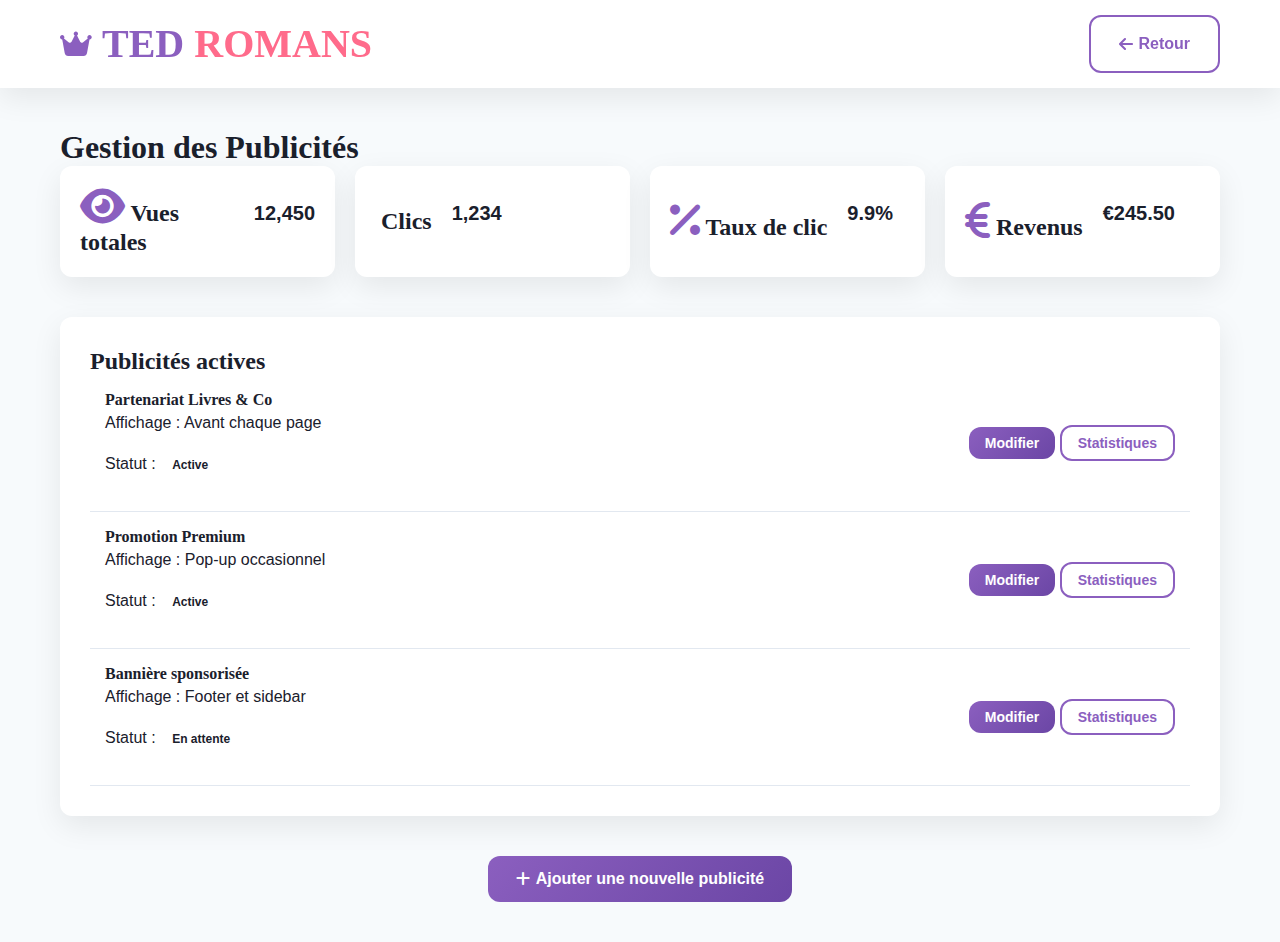
<file: ads.html>
<!DOCTYPE html>
<html lang="fr">
<head>
    <meta charset="UTF-8">
    <meta name="viewport" content="width=device-width, initial-scale=1.0">
    <title>Gestion Publicités - TED ROMANS</title>
    <link rel="stylesheet" href="style.css">
    <link rel="stylesheet" href="https://cdnjs.cloudflare.com/ajax/libs/font-awesome/6.4.0/css/all.min.css">
    <style>
        .ads-container {
            max-width: 1200px;
            margin: 0 auto;
            padding: 40px 20px;
        }
        
        .ads-stats {
            display: grid;
            grid-template-columns: repeat(auto-fit, minmax(250px, 1fr));
            gap: 20px;
            margin-bottom: 40px;
        }
        
        .stat-card {
            background: white;
            padding: 20px;
            border-radius: var(--border-radius);
            box-shadow: var(--shadow);
        }
        
        .ads-list {
            background: white;
            border-radius: var(--border-radius);
            padding: 30px;
            box-shadow: var(--shadow);
        }
        
        .ad-item {
            display: flex;
            align-items: center;
            justify-content: space-between;
            padding: 15px;
            border-bottom: 1px solid var(--gray-light);
        }
        
        .btn-small {
            padding: 8px 16px;
            font-size: 14px;
        }
    </style>
</head>
<body>
    <header class="main-header">
        <div class="container">
            <div class="logo">
                <i class="fas fa-crown"></i>
                <h1>TED <span>ROMANS</span></h1>
            </div>
            <a href="index.html" class="btn-secondary">
                <i class="fas fa-arrow-left"></i> Retour
            </a>
        </div>
    </header>

    <div class="ads-container">
        <h2>Gestion des Publicités</h2>
        
        <div class="ads-stats">
            <div class="stat-card">
                <h3><i class="fas fa-eye"></i> Vues totales</h3>
                <p class="stat-number">12,450</p>
            </div>
            <div class="stat-card">
                <h3><i class="fas fa-click"></i> Clics</h3>
                <p class="stat-number">1,234</p>
            </div>
            <div class="stat-card">
                <h3><i class="fas fa-percentage"></i> Taux de clic</h3>
                <p class="stat-number">9.9%</p>
            </div>
            <div class="stat-card">
                <h3><i class="fas fa-euro-sign"></i> Revenus</h3>
                <p class="stat-number">€245.50</p>
            </div>
        </div>
        
        <div class="ads-list">
            <h3>Publicités actives</h3>
            
            <div class="ad-item">
                <div>
                    <h4>Partenariat Livres & Co</h4>
                    <p>Affichage : Avant chaque page</p>
                    <p>Statut : <span class="badge badge-success">Active</span></p>
                </div>
                <div>
                    <button class="btn-small btn-primary">Modifier</button>
                    <button class="btn-small btn-secondary">Statistiques</button>
                </div>
            </div>
            
            <div class="ad-item">
                <div>
                    <h4>Promotion Premium</h4>
                    <p>Affichage : Pop-up occasionnel</p>
                    <p>Statut : <span class="badge badge-success">Active</span></p>
                </div>
                <div>
                    <button class="btn-small btn-primary">Modifier</button>
                    <button class="btn-small btn-secondary">Statistiques</button>
                </div>
            </div>
            
            <div class="ad-item">
                <div>
                    <h4>Bannière sponsorisée</h4>
                    <p>Affichage : Footer et sidebar</p>
                    <p>Statut : <span class="badge badge-warning">En attente</span></p>
                </div>
                <div>
                    <button class="btn-small btn-primary">Modifier</button>
                    <button class="btn-small btn-secondary">Statistiques</button>
                </div>
            </div>
        </div>
        
        <div style="margin-top: 40px; text-align: center;">
            <button class="btn-primary">
                <i class="fas fa-plus"></i> Ajouter une nouvelle publicité
            </button>
        </div>
    </div>
    <script>
        // Enregistrement du Service Worker
        if ('serviceWorker' in navigator) {
            window.addEventListener('load', () => {
                navigator.serviceWorker.register('/service-worker.js')
                    .then(registration => {
                        console.log('Service Worker enregistré avec succès:', registration);
                    })
                    .catch(error => {
                        console.log('Échec d\'enregistrement du Service Worker:', error);
                    });
            });
        }
        </script>
</body>
</html>
</file>
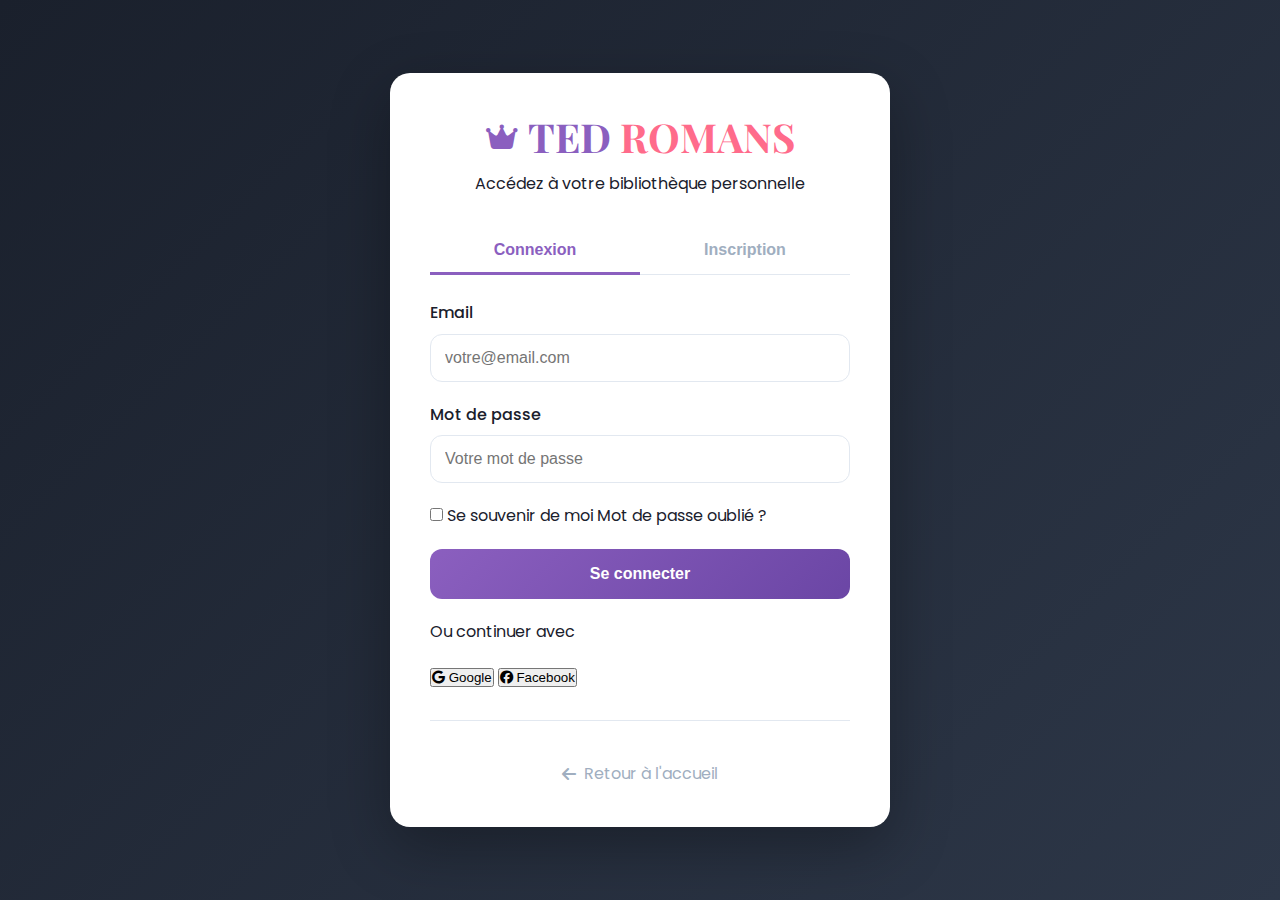
<file: auth.html>
<!DOCTYPE html>
<html lang="fr">
<head>
    <meta charset="UTF-8">
    <meta name="viewport" content="width=device-width, initial-scale=1.0">
    <title>Connexion - TED ROMANS</title>
    <link rel="stylesheet" href="style.css">
    <link rel="stylesheet" href="https://cdnjs.cloudflare.com/ajax/libs/font-awesome/6.4.0/css/all.min.css">
    <link href="https://fonts.googleapis.com/css2?family=Playfair+Display:wght@400;700;900&family=Poppins:wght@300;400;500;600;700&display=swap" rel="stylesheet">
    <style>
        /* Styles spécifiques à la page auth */
        .auth-page {
            min-height: 100vh;
            display: flex;
            align-items: center;
            justify-content: center;
            background: linear-gradient(135deg, #1A202C 0%, #2D3748 100%);
            padding: 20px;
        }
         
        .auth-container {
            background: white;
            border-radius: 20px;
            padding: 40px;
            width: 100%;
            max-width: 500px;
            box-shadow: 0 20px 60px rgba(0,0,0,0.3);
        }
        
        .auth-header {
            text-align: center;
            margin-bottom: 30px;
        }
        
        .auth-logo {
            display: flex;
            align-items: center;
            justify-content: center;
            gap: 10px;
            font-size: 28px;
            color: #8B5FBF;
            margin-bottom: 10px;
        }
        
        .auth-logo span {
            color: #FF6B8B;
        }
        
        .back-home {
            display: inline-flex;
            align-items: center;
            gap: 8px;
            color: #A0AEC0;
            margin-top: 20px;
            text-decoration: none;
        }
        
        .back-home:hover {
            color: #8B5FBF;
        }
    </style>
</head>
<body>
    <div class="auth-page">
        <div class="auth-container">
            <div class="auth-header">
                <div class="auth-logo">
                    <i class="fas fa-crown"></i>
                    <h1>TED <span>ROMANS</span></h1>
                </div>
                <p>Accédez à votre bibliothèque personnelle</p>
            </div>
            
            <div class="auth-tabs">
                <button class="auth-tab active" data-tab="login">Connexion</button>
                <button class="auth-tab" data-tab="signup">Inscription</button>
            </div>
            
            <form id="login-form" class="auth-form">
                <div class="form-group">
                    <label for="login-email">Email</label>
                    <input type="email" id="login-email" placeholder="votre@email.com" required>
                </div>
                <div class="form-group">
                    <label for="login-password">Mot de passe</label>
                    <input type="password" id="login-password" placeholder="Votre mot de passe" required>
                </div>
                <div class="form-options">
                    <label class="checkbox">
                        <input type="checkbox" name="remember">
                        <span>Se souvenir de moi</span>
                    </label>
                    <a href="#" class="forgot-password">Mot de passe oublié ?</a>
                </div>
                <button type="submit" class="btn-auth">Se connecter</button>
                
                <div class="auth-divider">
                    <span>Ou continuer avec</span>
                </div>
                
                <div class="social-auth">
                    <button type="button" class="btn-social google">
                        <i class="fab fa-google"></i> Google
                    </button>
                    <button type="button" class="btn-social facebook">
                        <i class="fab fa-facebook"></i> Facebook
                    </button>
                </div>
            </form>
            
            <form id="signup-form" class="auth-form hidden">
                <div class="form-group">
                    <label for="signup-name">Nom complet</label>
                    <input type="text" id="signup-name" placeholder="Votre nom complet" required>
                </div>
                <div class="form-group">
                    <label for="signup-email">Email</label>
                    <input type="email" id="signup-email" placeholder="votre@email.com" required>
                </div>
                <div class="form-group">
                    <label for="signup-password">Mot de passe</label>
                    <div class="password-toggle">
                        <input type="password" id="signup-password" placeholder="Créez un mot de passe" required>
                        <i class="fas fa-eye" id="toggle-password"></i>
                    </div>
                </div>
                <div class="form-group">
                    <label for="signup-confirm">Confirmer le mot de passe</label>
                    <input type="password" id="signup-confirm" placeholder="Confirmez votre mot de passe" required>
                </div>
                <button type="submit" class="btn-auth">S'inscrire gratuitement</button>
                
                <p class="auth-note">
                    En vous inscrivant, vous acceptez nos 
                    <a href="#">Conditions d'utilisation</a> et notre 
                    <a href="#">Politique de confidentialité</a>.
                </p>
            </form>
            
            <div class="auth-footer" style="text-align: center; margin-top: 30px; padding-top: 20px; border-top: 1px solid #E2E8F0;">
                <a href="index.html" class="back-home">
                    <i class="fas fa-arrow-left"></i> Retour à l'accueil
                </a>
            </div>
        </div>
    </div>

    <script>
        // Script simplifié pour la page auth
        document.addEventListener('DOMContentLoaded', function() {
            const authTabs = document.querySelectorAll('.auth-tab');
            const loginForm = document.getElementById('login-form');
            const signupForm = document.getElementById('signup-form');
            const togglePassword = document.getElementById('toggle-password');
            
            // Gestion des onglets
            authTabs.forEach(tab => {
                tab.addEventListener('click', () => {
                    const tabName = tab.dataset.tab;
                    
                    authTabs.forEach(t => t.classList.remove('active'));
                    tab.classList.add('active');
                    
                    if (tabName === 'login') {
                        loginForm.classList.remove('hidden');
                        signupForm.classList.add('hidden');
                    } else {
                        loginForm.classList.add('hidden');
                        signupForm.classList.remove('hidden');
                    }
                });
            });
            
            // Toggle password visibility
            if (togglePassword) {
                togglePassword.addEventListener('click', function() {
                    const passwordInput = document.getElementById('signup-password');
                    const type = passwordInput.getAttribute('type') === 'password' ? 'text' : 'password';
                    passwordInput.setAttribute('type', type);
                    this.classList.toggle('fa-eye');
                    this.classList.toggle('fa-eye-slash');
                });
            }
            
            // Gestion de la connexion
            if (loginForm) {
                loginForm.addEventListener('submit', function(e) {
                    e.preventDefault();
                    const email = document.getElementById('login-email').value;
                    
                    // Simulation de connexion
                    const user = {
                        name: email.split('@')[0] || 'Utilisateur',
                        email: email
                    };
                    
                    localStorage.setItem('currentUser', JSON.stringify(user));
                    alert('Connexion réussie ! Redirection...');
                    window.location.href = 'index.html';
                });
            }
            
            // Gestion de l'inscription
            if (signupForm) {
                signupForm.addEventListener('submit', function(e) {
                    e.preventDefault();
                    const name = document.getElementById('signup-name').value;
                    const email = document.getElementById('signup-email').value;
                    const password = document.getElementById('signup-password').value;
                    const confirm = document.getElementById('signup-confirm').value;
                    
                    if (password !== confirm) {
                        alert('Les mots de passe ne correspondent pas');
                        return;
                    }
                    
                    const user = {
                        name: name,
                        email: email
                    };
                    
                    localStorage.setItem('currentUser', JSON.stringify(user));
                    alert('Inscription réussie ! Redirection...');
                    window.location.href = 'index.html';
                });
            }
        });
    </script>
    <script>
        // Enregistrement du Service Worker
        if ('serviceWorker' in navigator) {
            window.addEventListener('load', () => {
                navigator.serviceWorker.register('/service-worker.js')
                    .then(registration => {
                        console.log('Service Worker enregistré avec succès:', registration);
                    })
                    .catch(error => {
                        console.log('Échec d\'enregistrement du Service Worker:', error);
                    });
            });
        }
        </script>
</body>
</html>
</file>
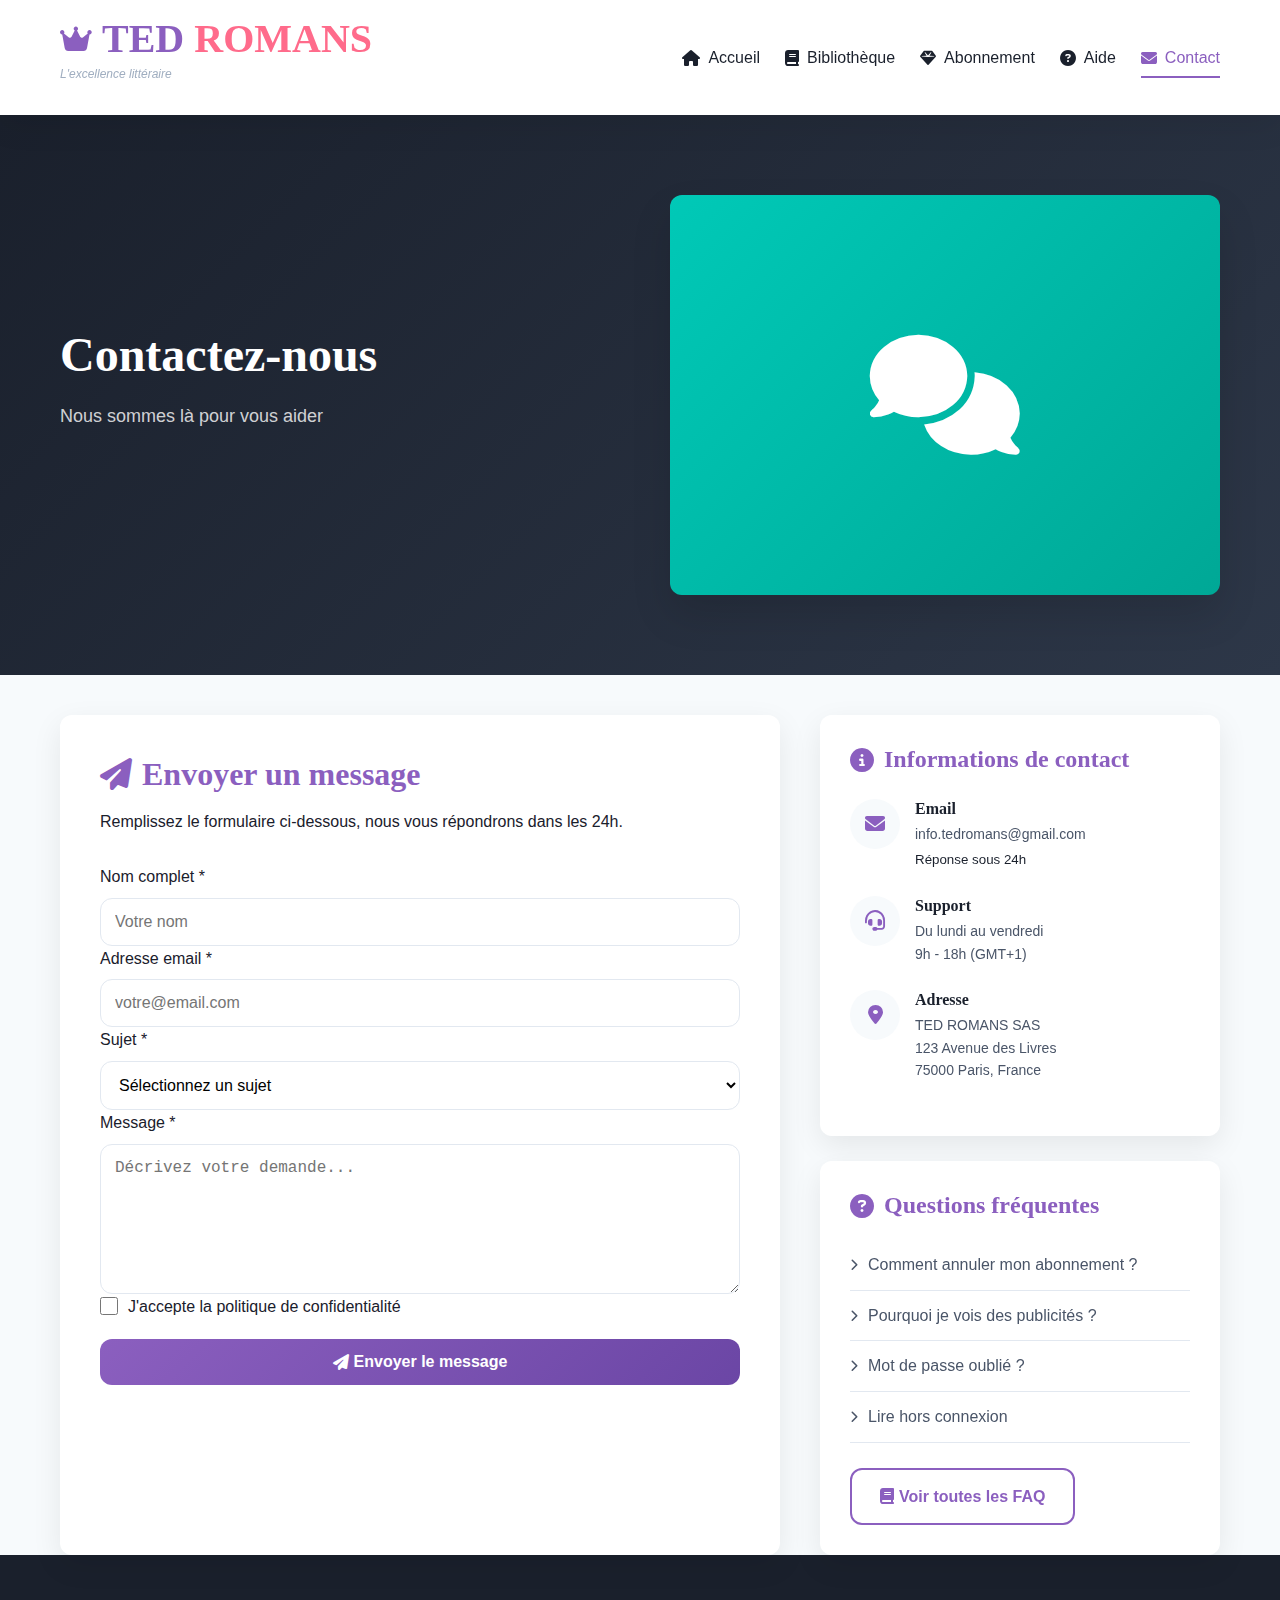
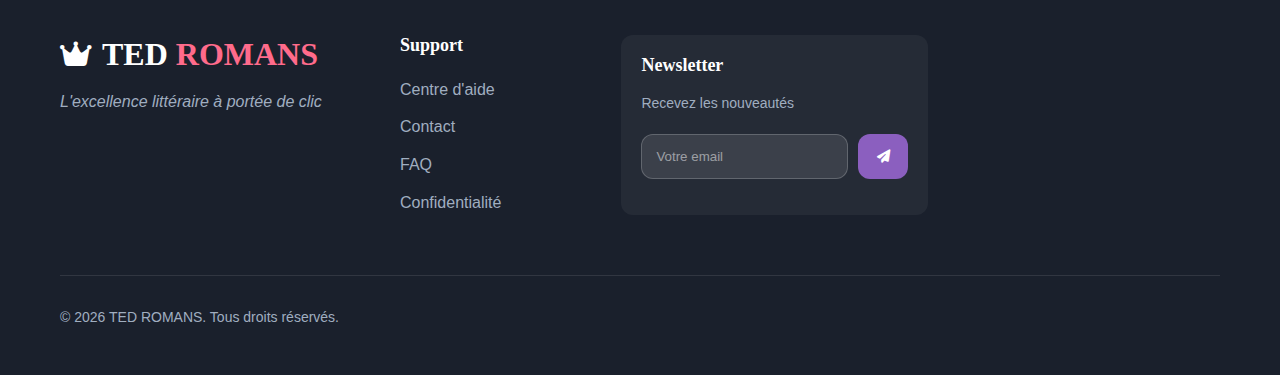
<file: contact.html>
<!DOCTYPE html>
<html lang="fr">
<head>
    <meta charset="UTF-8">
    <meta name="viewport" content="width=device-width, initial-scale=1.0">
    <title>Contact - TED ROMANS</title>
    <link rel="stylesheet" href="style.css">
    <link rel="stylesheet" href="https://cdnjs.cloudflare.com/ajax/libs/font-awesome/6.4.0/css/all.min.css">
    <link rel="manifest" href="manifest.json">
</head>
<body>
    <!-- Header -->
    <header class="main-header">
        <div class="container">
            <div class="logo-container">
                <div class="logo">
                    <i class="fas fa-crown"></i>
                    <h1>TED <span>ROMANS</span></h1>
                </div>
                <p class="tagline">L'excellence littéraire</p>
            </div>
            
            <nav class="main-nav">
                <ul class="nav-links">
                    <li><a href="index.html"><i class="fas fa-home"></i> Accueil</a></li>
                    <li><a href="index.html#bibliotheque"><i class="fas fa-book"></i> Bibliothèque</a></li>
                    <li><a href="index.html#abonnement"><i class="fas fa-gem"></i> Abonnement</a></li>
                    <li><a href="help.html"><i class="fas fa-question-circle"></i> Aide</a></li>
                    <li><a href="contact.html" class="active"><i class="fas fa-envelope"></i> Contact</a></li>
                </ul>
            </nav>
        </div>
    </header>

    <!-- Hero Section -->
    <section class="hero contact-hero">
        <div class="container">
            <div class="hero-content">
                <div class="hero-text">
                    <h2>Contactez-nous</h2>
                    <p class="hero-subtitle">Nous sommes là pour vous aider</p>
                </div>
                <div class="hero-image">
                    <div class="floating-book">
                        <i class="fas fa-comments"></i>
                    </div>
                </div>
            </div>
        </div>
    </section>

    <!-- Contact Content -->
    <section class="contact-section">
        <div class="container">
            <div class="contact-grid">
                <!-- Formulaire -->
                <div class="contact-form-container">
                    <h2><i class="fas fa-paper-plane"></i> Envoyer un message</h2>
                    <p>Remplissez le formulaire ci-dessous, nous vous répondrons dans les 24h.</p>
                    <form action="mailto:contact.tedromans@gmail.com" 
      method="post" 
      enctype="text/plain" 
      id="contact-form" 
      class="contact-form">
    
    <div class="form-group">
        <label for="contact-name">Nom complet *</label>
        <input type="text" id="contact-name" name="name" placeholder="Votre nom" required>
    </div>
    
    <div class="form-group">
        <label for="contact-email">Adresse email *</label>
        <input type="email" id="contact-email" name="email" placeholder="votre@email.com" required>
    </div>
    
    <div class="form-group">
        <label for="contact-subject">Sujet *</label>
        <select id="contact-subject" name="subject" required>
            <option value="">Sélectionnez un sujet</option>
            <option value="support">Support technique</option>
            <option value="billing">Problème de facturation</option>
            <option value="account">Problème de compte</option>
            <option value="content">Contenu / Romans</option>
            <option value="partnership">Partenariat</option>
            <option value="other">Autre</option>
        </select>
    </div>
    
    <div class="form-group">
        <label for="contact-message">Message *</label>
        <textarea id="contact-message" name="message" rows="6" placeholder="Décrivez votre demande..." required></textarea>
    </div>
    
    <div class="form-group">
        <label class="checkbox-label">
            <input type="checkbox" name="accept_policy" required>
            <span>J'accepte la <a href="privacy.html">politique de confidentialité</a></span>
        </label>
    </div>
    
    <button type="submit" class="btn-primary btn-submit">
        <i class="fas fa-paper-plane"></i> Envoyer le message
    </button>
</form>
                </div>

                <!-- Informations de contact -->
                <div class="contact-info">
                    <div class="info-card">
                        <h3><i class="fas fa-info-circle"></i> Informations de contact</h3>
                        
                        <div class="contact-method">
                            <div class="contact-icon">
                                <i class="fas fa-envelope"></i>
                            </div>
                            <div class="contact-details">
                                <h4>Email</h4>
                                <p>info.tedromans@gmail.com</p>
                                <small>Réponse sous 24h</small>
                            </div>
                        </div>
                        
                        <div class="contact-method">
                            <div class="contact-icon">
                                <i class="fas fa-headset"></i>
                            </div>
                            <div class="contact-details">
                                <h4>Support</h4>
                                <p>Du lundi au vendredi</p>
                                <p>9h - 18h (GMT+1)</p>
                            </div>
                        </div>
                        
                        <div class="contact-method">
                            <div class="contact-icon">
                                <i class="fas fa-map-marker-alt"></i>
                            </div>
                            <div class="contact-details">
                                <h4>Adresse</h4>
                                <p>TED ROMANS SAS</p>
                                <p>123 Avenue des Livres</p>
                                <p>75000 Paris, France</p>
                            </div>
                        </div>
                    </div>
                    
                    <!-- FAQ Rapide -->
                    <div class="faq-preview">
                        <h3><i class="fas fa-question-circle"></i> Questions fréquentes</h3>
                        <div class="faq-list">
                            <a href="help.html#faq1" class="faq-link">
                                <i class="fas fa-chevron-right"></i>
                                Comment annuler mon abonnement ?
                            </a>
                            <a href="help.html#faq2" class="faq-link">
                                <i class="fas fa-chevron-right"></i>
                                Pourquoi je vois des publicités ?
                            </a>
                            <a href="help.html#faq3" class="faq-link">
                                <i class="fas fa-chevron-right"></i>
                                Mot de passe oublié ?
                            </a>
                            <a href="help.html#faq4" class="faq-link">
                                <i class="fas fa-chevron-right"></i>
                                Lire hors connexion
                            </a>
                        </div>
                        <a href="help.html" class="btn-secondary">
                            <i class="fas fa-book"></i> Voir toutes les FAQ
                        </a>
                    </div>
                </div>
            </div>
        </div>
    </section>

    <!-- Footer -->
    <footer class="main-footer">
        <div class="container">
            <div class="footer-content">
                <div class="footer-brand">
                    <div class="logo">
                        <i class="fas fa-crown"></i>
                        <h2>TED <span>ROMANS</span></h2>
                    </div>
                    <p class="footer-tagline">L'excellence littéraire à portée de clic</p>
                </div>
                
                <div class="footer-links">
                    <div class="footer-column">
                        <h4>Support</h4>
                        <ul>
                            <li><a href="help.html">Centre d'aide</a></li>
                            <li><a href="contact.html" class="active">Contact</a></li>
                            <li><a href="faq.html">FAQ</a></li>
                            <li><a href="privacy.html">Confidentialité</a></li>
                        </ul>
                    </div>
                </div>
                
                <div class="footer-newsletter">
                    <h4>Newsletter</h4>
                    <p>Recevez les nouveautés</p>
                    <form class="newsletter-form">
                        <input type="email" placeholder="Votre email" required>
                        <button type="submit"><i class="fas fa-paper-plane"></i></button>
                    </form>
                </div>
            </div>
            
            <div class="footer-bottom">
                <p>&copy; 2026 TED ROMANS. Tous droits réservés.</p>
            </div>
        </div>
    </footer>

    <script src="script.js"></script>
    <script>
        // Message de confirmation avant envoi
        document.getElementById('contact-form').addEventListener('submit', function(e) {
            // Vérifier que tout est valide
            if (!this.checkValidity()) {
                return; // Laisser le navigateur afficher les erreurs
            }
            
            // Afficher un message
            const confirmation = confirm('Votre message va être envoyé. Voulez-vous continuer ?\n\nNote: Votre client email s\'ouvrira pour finaliser l\'envoi.');
            
            if (!confirmation) {
                e.preventDefault(); // Annuler si l'utilisateur dit non
            } else {
                // Ajouter un petit délai pour afficher le message
                setTimeout(() => {
                    alert('Votre client email va s\'ouvrir. Merci de finaliser l\'envoi depuis votre boîte mail.');
                }, 100);
            }
        });
        
        // Optionnel: Personnaliser le sujet de l'email
        document.getElementById('contact-subject').addEventListener('change', function() {
            // Vous pouvez ajouter un sujet personnalisé si besoin
            const selectedText = this.options[this.selectedIndex].text;
            console.log('Sujet sélectionné:', selectedText);
        });
    </script>
</body>
</html>
</file>
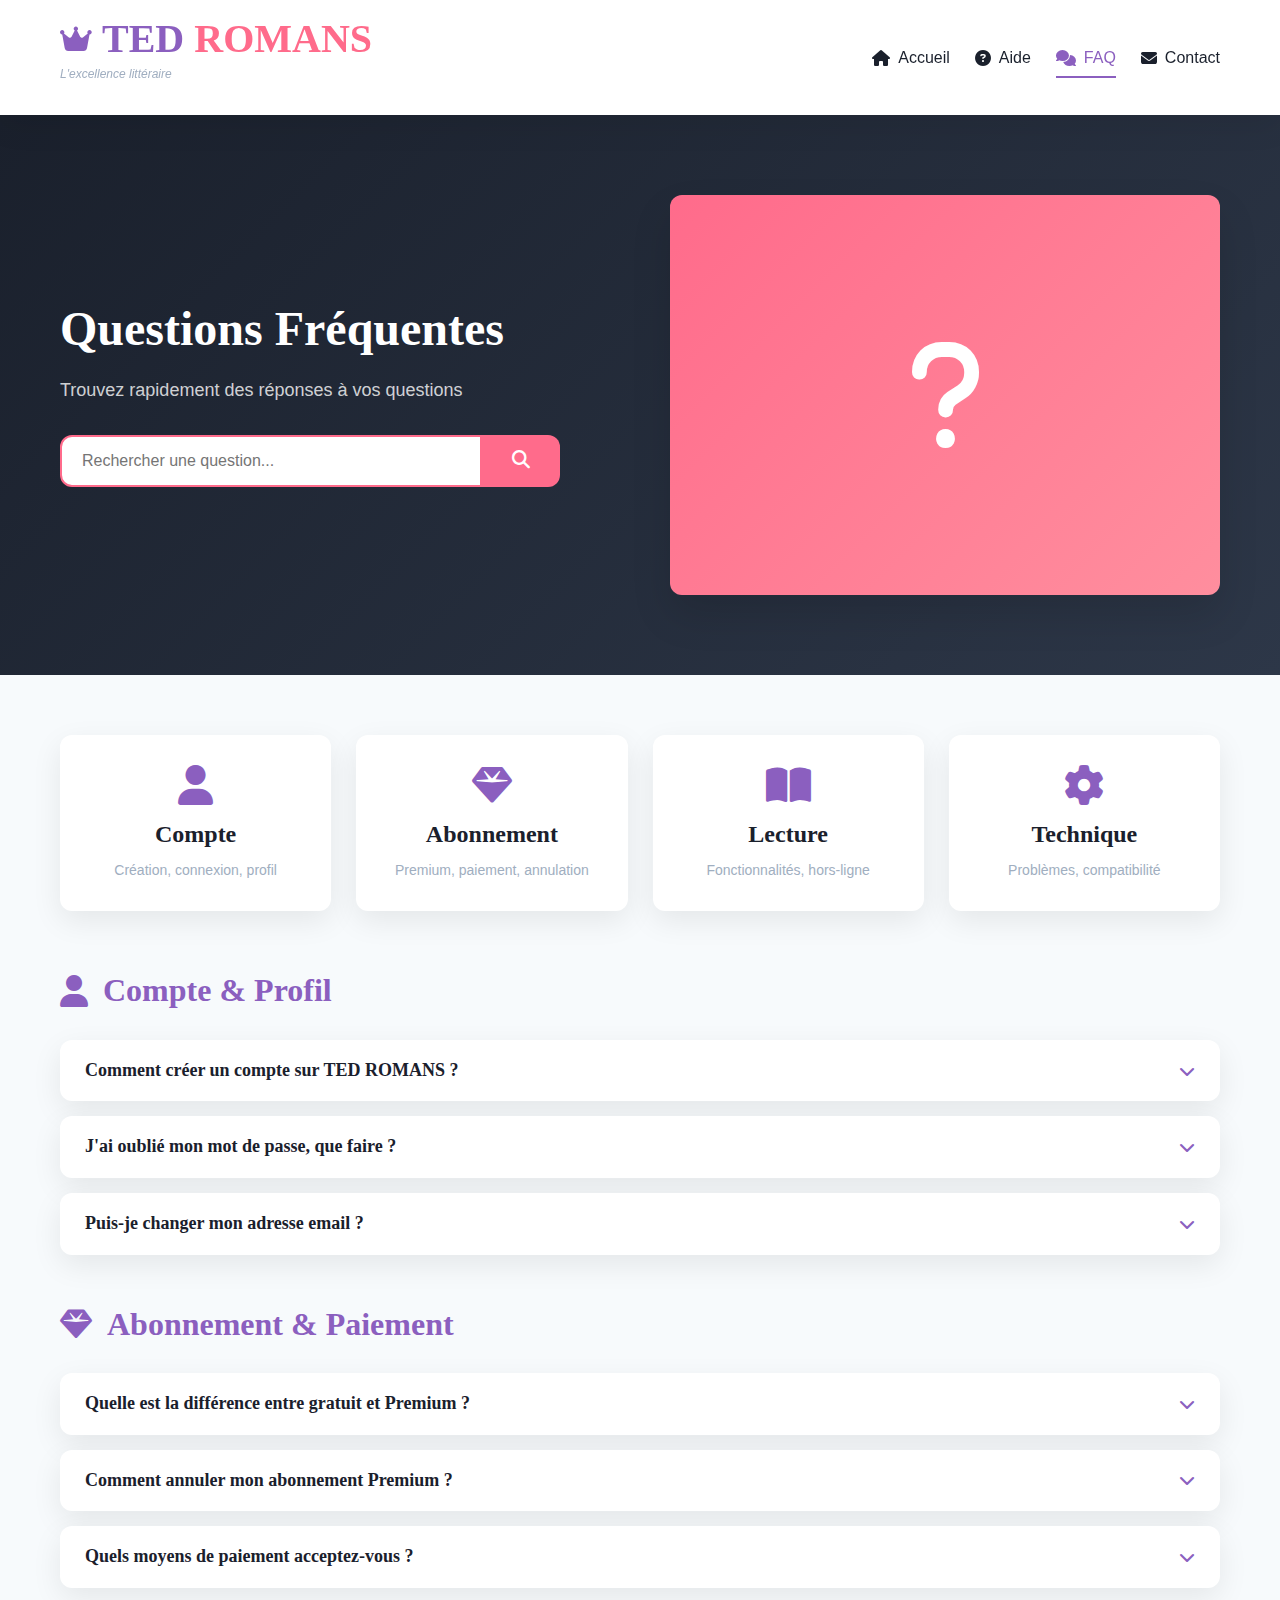
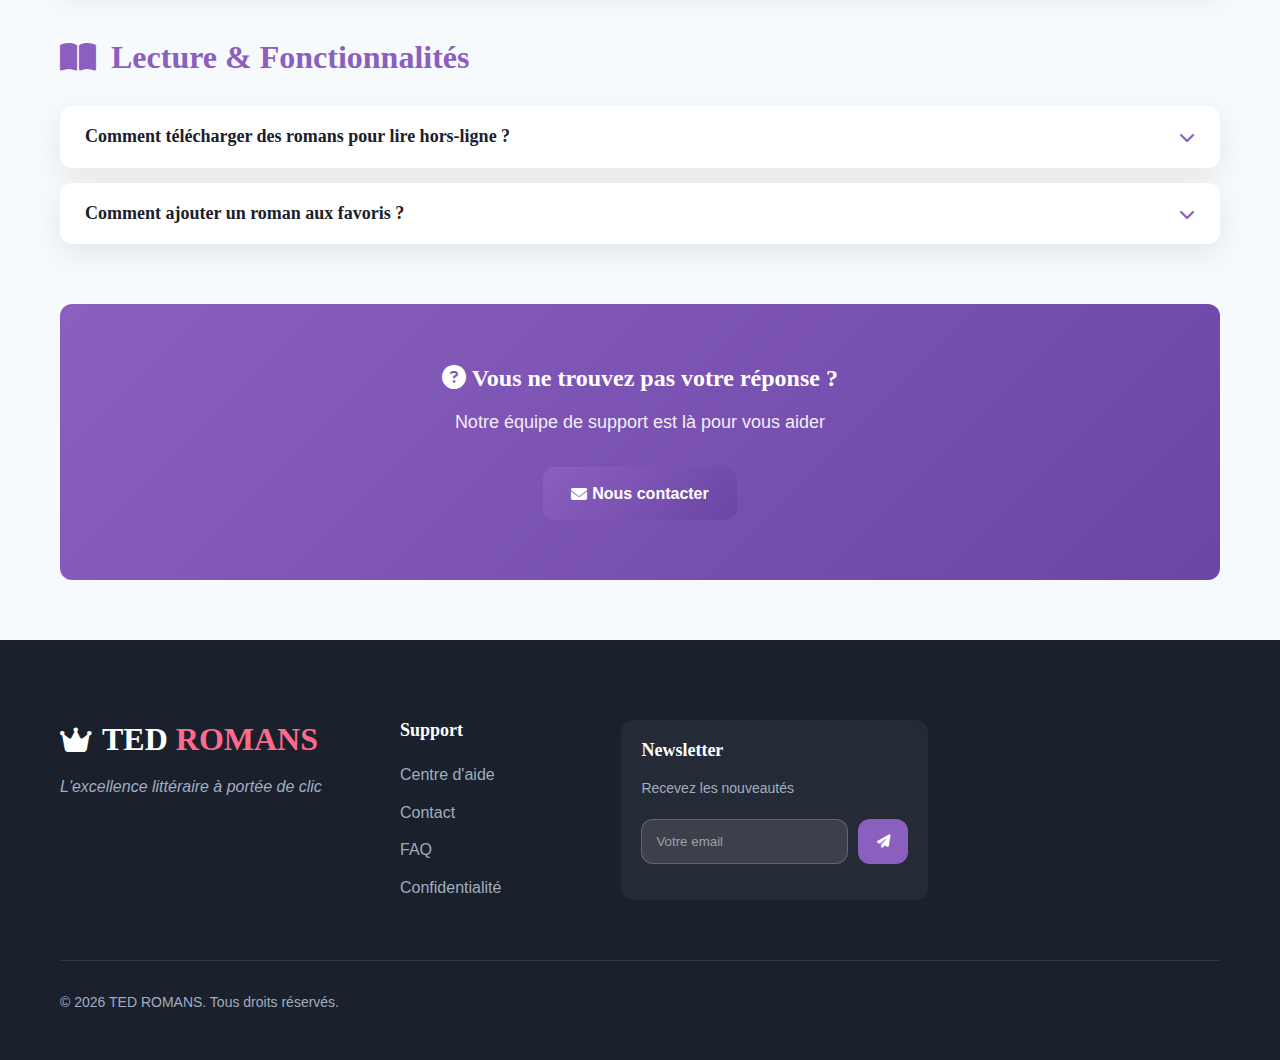
<file: faq.html>
<!DOCTYPE html>
<html lang="fr">
<head>
    <meta charset="UTF-8">
    <meta name="viewport" content="width=device-width, initial-scale=1.0">
    <title>FAQ - TED ROMANS</title>
    <link rel="stylesheet" href="style.css">
    <link rel="stylesheet" href="https://cdnjs.cloudflare.com/ajax/libs/font-awesome/6.4.0/css/all.min.css">
    <link rel="manifest" href="manifest.json">
</head>
<body>
    <!-- Header -->
    <header class="main-header">
        <div class="container">
            <div class="logo-container">
                <div class="logo">
                    <i class="fas fa-crown"></i>
                    <h1>TED <span>ROMANS</span></h1>
                </div>
                <p class="tagline">L'excellence littéraire</p>
            </div>
            
            <nav class="main-nav">
                <ul class="nav-links">
                    <li><a href="index.html"><i class="fas fa-home"></i> Accueil</a></li>
                    <li><a href="help.html"><i class="fas fa-question-circle"></i> Aide</a></li>
                    <li><a href="faq.html" class="active"><i class="fas fa-comments"></i> FAQ</a></li>
                    <li><a href="contact.html"><i class="fas fa-envelope"></i> Contact</a></li>
                </ul>
            </nav>
        </div>
    </header>

    <!-- Hero Section -->
    <section class="hero faq-hero">
        <div class="container">
            <div class="hero-content">
                <div class="hero-text">
                    <h2>Questions Fréquentes</h2>
                    <p class="hero-subtitle">Trouvez rapidement des réponses à vos questions</p>
                    <div class="search-faq">
                        <input type="text" placeholder="Rechercher une question..." id="faq-search">
                        <button><i class="fas fa-search"></i></button>
                    </div>
                </div>
                <div class="hero-image">
                    <div class="floating-book">
                        <i class="fas fa-question"></i>
                    </div>
                </div>
            </div>
        </div>
    </section>

    <!-- FAQ Categories -->
    <section class="faq-categories">
        <div class="container">
            <div class="categories-grid">
                <a href="#compte" class="category-card">
                    <i class="fas fa-user"></i>
                    <h3>Compte</h3>
                    <p>Création, connexion, profil</p>
                </a>
                <a href="#abonnement" class="category-card">
                    <i class="fas fa-gem"></i>
                    <h3>Abonnement</h3>
                    <p>Premium, paiement, annulation</p>
                </a>
                <a href="#lecture" class="category-card">
                    <i class="fas fa-book-open"></i>
                    <h3>Lecture</h3>
                    <p>Fonctionnalités, hors-ligne</p>
                </a>
                <a href="#technique" class="category-card">
                    <i class="fas fa-cog"></i>
                    <h3>Technique</h3>
                    <p>Problèmes, compatibilité</p>
                </a>
            </div>
        </div>
    </section>

    <!-- FAQ Content -->
    <section class="faq-content">
        <div class="container">
            <!-- Compte -->
            <section id="compte" class="faq-section">
                <h2><i class="fas fa-user"></i> Compte & Profil</h2>
                
                <div class="faq-item">
                    <div class="faq-question">
                        <h3>Comment créer un compte sur TED ROMANS ?</h3>
                        <i class="fas fa-chevron-down"></i>
                    </div>
                    <div class="faq-answer">
                        <p>La création de compte est simple et gratuite :</p>
                        <ol>
                            <li>Cliquez sur "Inscription" en haut à droite de l'écran</li>
                            <li>Remplissez le formulaire avec votre nom, email et mot de passe</li>
                            <li>Validez votre adresse email en cliquant sur le lien que nous vous envoyons</li>
                            <li>Connectez-vous et commencez à lire !</li>
                        </ol>
                    </div>
                </div>
                
                <div class="faq-item">
                    <div class="faq-question">
                        <h3>J'ai oublié mon mot de passe, que faire ?</h3>
                        <i class="fas fa-chevron-down"></i>
                    </div>
                    <div class="faq-answer">
                        <p>Pas de panique ! Suivez ces étapes :</p>
                        <ol>
                            <li>Cliquez sur "Connexion"</li>
                            <li>Puis sur "Mot de passe oublié ?"</li>
                            <li>Entrez l'adresse email associée à votre compte</li>
                            <li>Vous recevrez un email avec un lien de réinitialisation</li>
                            <li>Cliquez sur le lien et créez un nouveau mot de passe</li>
                        </ol>
                    </div>
                </div>
                
                <div class="faq-item">
                    <div class="faq-question">
                        <h3>Puis-je changer mon adresse email ?</h3>
                        <i class="fas fa-chevron-down"></i>
                    </div>
                    <div class="faq-answer">
                        <p>Oui, vous pouvez modifier votre adresse email :</p>
                        <ol>
                            <li>Connectez-vous à votre compte</li>
                            <li>Allez dans "Profil > Paramètres"</li>
                            <li>Cliquez sur "Modifier l'email"</li>
                            <li>Entrez la nouvelle adresse email</li>
                            <li>Validez via le lien envoyé à la nouvelle adresse</li>
                        </ol>
                    </div>
                </div>
            </section>

            <!-- Abonnement -->
            <section id="abonnement" class="faq-section">
                <h2><i class="fas fa-gem"></i> Abonnement & Paiement</h2>
                
                <div class="faq-item">
                    <div class="faq-question">
                        <h3>Quelle est la différence entre gratuit et Premium ?</h3>
                        <i class="fas fa-chevron-down"></i>
                    </div>
                    <div class="faq-answer">
                        <table class="comparison-table">
                            <thead>
                                <tr>
                                    <th>Fonctionnalité</th>
                                    <th>Gratuit</th>
                                    <th>Premium</th>
                                </tr>
                            </thead>
                            <tbody>
                                <tr>
                                    <td>Publicités</td>
                                    <td>Oui</td>
                                    <td>Non</td>
                                </tr>
                                <tr>
                                    <td>Accès aux romans</td>
                                    <td>Limité</td>
                                    <td>Complet</td>
                                </tr>
                                <tr>
                                    <td>Lecture hors-ligne</td>
                                    <td>Non</td>
                                    <td>Oui</td>
                                </tr>
                                <tr>
                                    <td>Support</td>
                                    <td>Standard</td>
                                    <td>Prioritaire</td>
                                </tr>
                            </tbody>
                        </table>
                    </div>
                </div>
                
                <div class="faq-item">
                    <div class="faq-question">
                        <h3>Comment annuler mon abonnement Premium ?</h3>
                        <i class="fas fa-chevron-down"></i>
                    </div>
                    <div class="faq-answer">
                        <p>Vous pouvez annuler à tout moment :</p>
                        <ol>
                            <li>Connectez-vous à votre compte</li>
                            <li>Allez dans "Profil > Abonnement"</li>
                            <li>Cliquez sur "Gérer l'abonnement"</li>
                            <li>Suivez les instructions pour l'annulation</li>
                        </ol>
                        <p><strong>Important :</strong> L'annulation prend effet à la fin de la période payée.</p>
                    </div>
                </div>
                
                <div class="faq-item">
                    <div class="faq-question">
                        <h3>Quels moyens de paiement acceptez-vous ?</h3>
                        <i class="fas fa-chevron-down"></i>
                    </div>
                    <div class="faq-answer">
                        <p>Nous acceptons :</p>
                        <ul>
                            <li>Cartes de crédit (Visa, MasterCard, American Express)</li>
                            <li>PayPal</li>
                            <li>Google Pay</li>
                            <li>Apple Pay</li>
                        </ul>
                        <p>Tous les paiements sont sécurisés via SSL 256-bit.</p>
                    </div>
                </div>
            </section>

            <!-- Lecture -->
            <section id="lecture" class="faq-section">
                <h2><i class="fas fa-book-open"></i> Lecture & Fonctionnalités</h2>
                
                <div class="faq-item">
                    <div class="faq-question">
                        <h3>Comment télécharger des romans pour lire hors-ligne ?</h3>
                        <i class="fas fa-chevron-down"></i>
                    </div>
                    <div class="faq-answer">
                        <p>Pour lire sans connexion internet (abonnement Premium requis) :</p>
                        <ol>
                            <li>Ouvrez le roman que vous souhaitez télécharger</li>
                            <li>Cliquez sur l'icône de téléchargement <i class="fas fa-download"></i></li>
                            <li>Attendez que le téléchargement se termine</li>
                            <li>Accédez à "Bibliothèque > Téléchargés" pour voir vos romans</li>
                            <li>Vous pouvez maintenant lire sans connexion</li>
                        </ol>
                    </div>
                </div>
                
                <div class="faq-item">
                    <div class="faq-question">
                        <h3>Comment ajouter un roman aux favoris ?</h3>
                        <i class="fas fa-chevron-down"></i>
                    </div>
                    <div class="faq-answer">
                        <p>Plusieurs méthodes :</p>
                        <ul>
                            <li>Sur la carte du roman, cliquez sur l'icône ♡</li>
                            <li>Dans le lecteur, cliquez sur l'icône cœur en haut</li>
                            <li>Accédez à "Favoris" dans votre profil pour gérer votre liste</li>
                        </ul>
                        <p><strong>Limite :</strong> Version gratuite : 10 favoris, Premium : illimité.</p>
                    </div>
                </div>
            </section>

            <!-- Contact CTA -->
            <div class="contact-cta">
                <h3><i class="fas fa-question-circle"></i> Vous ne trouvez pas votre réponse ?</h3>
                <p>Notre équipe de support est là pour vous aider</p>
                <a href="contact.html" class="btn-primary">
                    <i class="fas fa-envelope"></i> Nous contacter
                </a>
            </div>
        </div>
    </section>

    <!-- Footer -->
    <footer class="main-footer">
        <div class="container">
            <div class="footer-content">
                <div class="footer-brand">
                    <div class="logo">
                        <i class="fas fa-crown"></i>
                        <h2>TED <span>ROMANS</span></h2>
                    </div>
                    <p class="footer-tagline">L'excellence littéraire à portée de clic</p>
                </div>
                
                <div class="footer-links">
                    <div class="footer-column">
                        <h4>Support</h4>
                        <ul>
                            <li><a href="help.html">Centre d'aide</a></li>
                            <li><a href="contact.html">Contact</a></li>
                            <li><a href="faq.html" class="active">FAQ</a></li>
                            <li><a href="privacy.html">Confidentialité</a></li>
                        </ul>
                    </div>
                </div>
                
                <div class="footer-newsletter">
                    <h4>Newsletter</h4>
                    <p>Recevez les nouveautés</p>
                    <form class="newsletter-form">
                        <input type="email" placeholder="Votre email" required>
                        <button type="submit"><i class="fas fa-paper-plane"></i></button>
                    </form>
                </div>
            </div>
            
            <div class="footer-bottom">
                <p>&copy; 2026 TED ROMANS. Tous droits réservés.</p>
            </div>
        </div>
    </footer>

    <script src="script.js"></script>
    <script>
        // FAQ accordéon
        document.querySelectorAll('.faq-question').forEach(question => {
            question.addEventListener('click', () => {
                const answer = question.nextElementSibling;
                const icon = question.querySelector('i');
                
                // Fermer les autres réponses
                document.querySelectorAll('.faq-answer').forEach(ans => {
                    if (ans !== answer) {
                        ans.style.display = 'none';
                        ans.previousElementSibling.querySelector('i').classList.remove('fa-chevron-up');
                        ans.previousElementSibling.querySelector('i').classList.add('fa-chevron-down');
                    }
                });
                
                // Basculer la réponse courante
                if (answer.style.display === 'block') {
                    answer.style.display = 'none';
                    icon.classList.remove('fa-chevron-up');
                    icon.classList.add('fa-chevron-down');
                } else {
                    answer.style.display = 'block';
                    icon.classList.remove('fa-chevron-down');
                    icon.classList.add('fa-chevron-up');
                }
            });
        });
        
        // Recherche dans FAQ
        document.getElementById('faq-search').addEventListener('input', function(e) {
            const searchTerm = e.target.value.toLowerCase();
            const faqItems = document.querySelectorAll('.faq-item');
            const sections = document.querySelectorAll('.faq-section');
            
            let hasResults = false;
            
            sections.forEach(section => {
                let sectionHasResults = false;
                const items = section.querySelectorAll('.faq-item');
                
                items.forEach(item => {
                    const text = item.textContent.toLowerCase();
                    if (text.includes(searchTerm)) {
                        item.style.display = 'block';
                        sectionHasResults = true;
                        hasResults = true;
                    } else {
                        item.style.display = 'none';
                    }
                });
                
                // Afficher/masquer la section
                section.style.display = sectionHasResults ? 'block' : 'none';
            });
            
            // Message si aucun résultat
            const noResults = document.getElementById('no-results');
            if (!hasResults && searchTerm) {
                if (!noResults) {
                    const message = document.createElement('div');
                    message.id = 'no-results';
                    message.innerHTML = `
                        <div style="text-align: center; padding: 40px; color: var(--gray);">
                            <i class="fas fa-search" style="font-size: 48px; margin-bottom: 20px;"></i>
                            <h3>Aucun résultat trouvé</h3>
                            <p>Aucune question ne correspond à votre recherche</p>
                            <a href="contact.html" class="btn-secondary" style="margin-top: 20px;">
                                <i class="fas fa-envelope"></i> Nous contacter
                            </a>
                        </div>
                    `;
                    document.querySelector('.faq-content .container').appendChild(message);
                }
            } else if (noResults) {
                noResults.remove();
            }
        });
        
        // Ouvrir automatiquement la section recherchée
        if (window.location.hash) {
            const section = document.querySelector(window.location.hash);
            if (section) {
                section.scrollIntoView({ behavior: 'smooth' });
            }
        }
    </script>
</body>
</html>
</file>
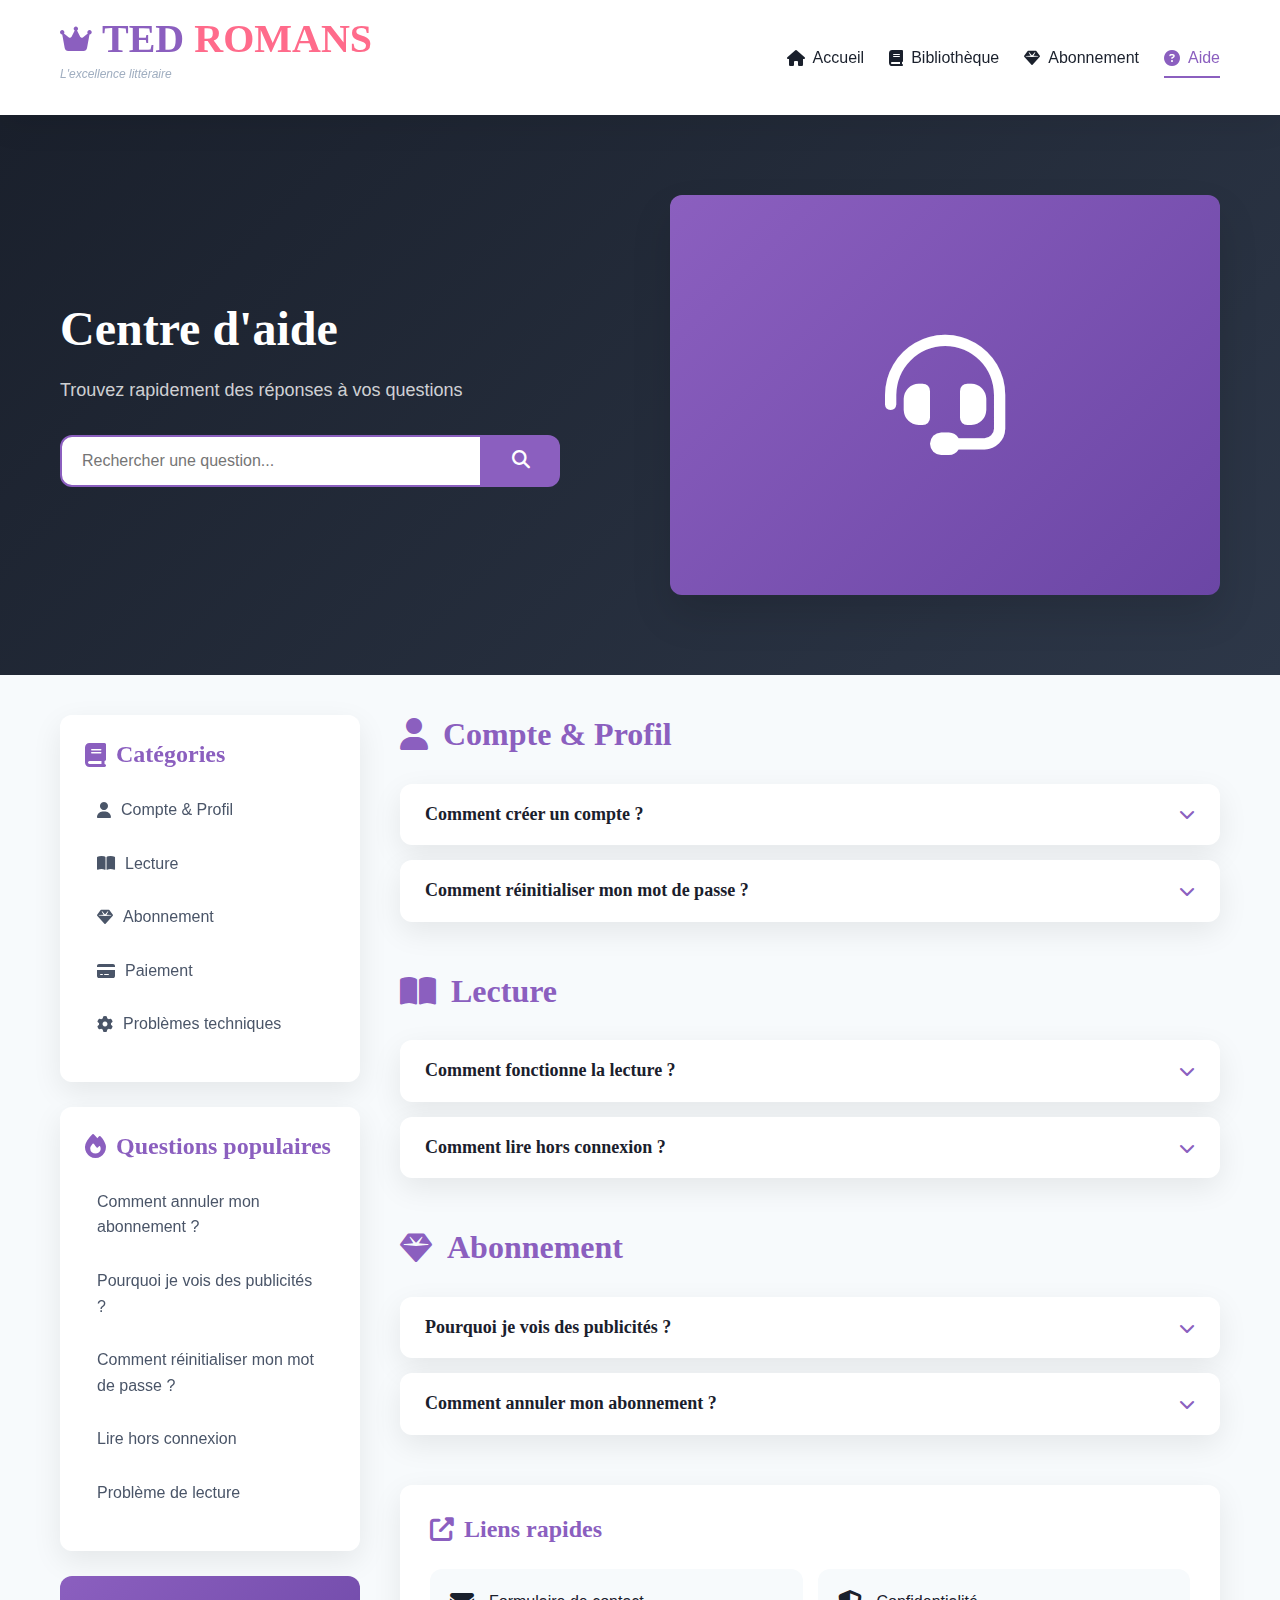
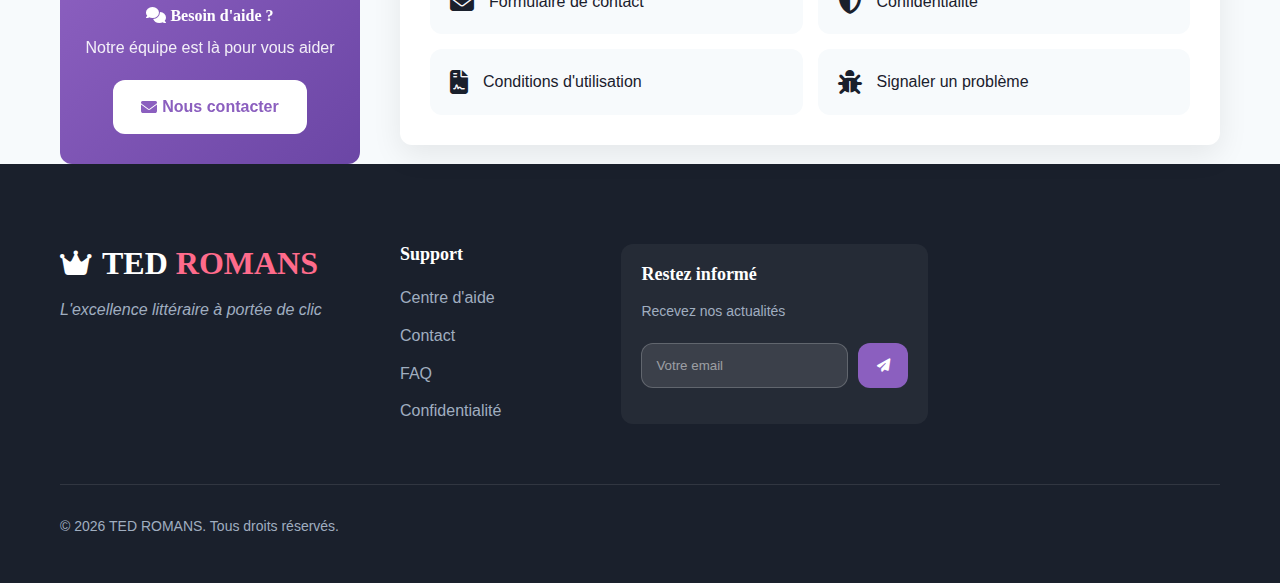
<file: help.html>
<!DOCTYPE html>
<html lang="fr">
<head>
    <meta charset="UTF-8">
    <meta name="viewport" content="width=device-width, initial-scale=1.0">
    <title>Centre d'aide - TED ROMANS</title>
    <link rel="stylesheet" href="style.css">
    <link rel="stylesheet" href="https://cdnjs.cloudflare.com/ajax/libs/font-awesome/6.4.0/css/all.min.css">
    <link rel="manifest" href="manifest.json">
</head>
<body>
    <!-- Header -->
    <header class="main-header">
        <div class="container">
            <div class="logo-container">
                <div class="logo">
                    <i class="fas fa-crown"></i>
                    <h1>TED <span>ROMANS</span></h1>
                </div>
                <p class="tagline">L'excellence littéraire</p>
            </div>
            
            <nav class="main-nav">
                <ul class="nav-links">
                    <li><a href="index.html"><i class="fas fa-home"></i> Accueil</a></li>
                    <li><a href="index.html#bibliotheque"><i class="fas fa-book"></i> Bibliothèque</a></li>
                    <li><a href="subscription.html"><i class="fas fa-gem"></i> Abonnement</a></li>
                    <li><a href="help.html" class="active"><i class="fas fa-question-circle"></i> Aide</a></li>
                </ul>
            </nav>
        </div>
    </header>

    <!-- Hero Section -->
    <section class="hero help-hero">
        <div class="container">
            <div class="hero-content">
                <div class="hero-text">
                    <h2>Centre d'aide</h2>
                    <p class="hero-subtitle">Trouvez rapidement des réponses à vos questions</p>
                    <div class="search-help">
                        <input type="text" placeholder="Rechercher une question..." id="help-search">
                        <button><i class="fas fa-search"></i></button>
                    </div>
                </div>
                <div class="hero-image">
                    <div class="floating-book">
                        <i class="fas fa-headset"></i>
                    </div>
                </div>
            </div>
        </div>
    </section>

    <!-- Main Content -->
    <section class="help-content">
        <div class="container">
            <div class="help-grid">
                <!-- Navigation -->
                <div class="help-sidebar">
                    <div class="sidebar-section">
                        <h3><i class="fas fa-book"></i> Catégories</h3>
                        <ul class="sidebar-links">
                            <li><a href="#compte"><i class="fas fa-user"></i> Compte & Profil</a></li>
                            <li><a href="#lecture"><i class="fas fa-book-open"></i> Lecture</a></li>
                            <li><a href="#abonnement-help"><i class="fas fa-gem"></i> Abonnement</a></li>
                            <li><a href="#paiement"><i class="fas fa-credit-card"></i> Paiement</a></li>
                            <li><a href="#technique"><i class="fas fa-cog"></i> Problèmes techniques</a></li>
                        </ul>
                    </div>
                    
                    <div class="sidebar-section">
                        <h3><i class="fas fa-fire"></i> Questions populaires</h3>
                        <ul class="sidebar-links">
                            <li><a href="#faq1">Comment annuler mon abonnement ?</a></li>
                            <li><a href="#faq2">Pourquoi je vois des publicités ?</a></li>
                            <li><a href="#faq3">Comment réinitialiser mon mot de passe ?</a></li>
                            <li><a href="#faq4">Lire hors connexion</a></li>
                            <li><a href="#faq5">Problème de lecture</a></li>
                        </ul>
                    </div>
                    
                    <div class="contact-promo">
                        <h4><i class="fas fa-comments"></i> Besoin d'aide ?</h4>
                        <p>Notre équipe est là pour vous aider</p>
                        <a href="contact.html" class="btn-primary">
                            <i class="fas fa-envelope"></i> Nous contacter
                        </a>
                    </div>
                </div>

                <!-- FAQ Content -->
                <div class="help-main">
                    <!-- Compte & Profil -->
                    <section id="compte" class="faq-section">
                        <h2><i class="fas fa-user"></i> Compte & Profil</h2>
                        
                        <div class="faq-item">
                            <div class="faq-question">
                                <h3>Comment créer un compte ?</h3>
                                <i class="fas fa-chevron-down"></i>
                            </div>
                            <div class="faq-answer">
                                <p>Pour créer un compte sur TED ROMANS :</p>
                                <ol>
                                    <li>Cliquez sur "Inscription" en haut à droite</li>
                                    <li>Remplissez le formulaire avec vos informations</li>
                                    <li>Validez votre adresse email via le lien envoyé</li>
                                    <li>Connectez-vous avec vos identifiants</li>
                                </ol>
                            </div>
                        </div>
                        
                        <div class="faq-item">
                            <div class="faq-question">
                                <h3 id="faq3">Comment réinitialiser mon mot de passe ?</h3>
                                <i class="fas fa-chevron-down"></i>
                            </div>
                            <div class="faq-answer">
                                <p>Si vous avez oublié votre mot de passe :</p>
                                <ol>
                                    <li>Cliquez sur "Connexion"</li>
                                    <li>Puis sur "Mot de passe oublié ?"</li>
                                    <li>Entrez votre adresse email</li>
                                    <li>Suivez les instructions dans l'email reçu</li>
                                </ol>
                            </div>
                        </div>
                    </section>

                    <!-- Lecture -->
                    <section id="lecture" class="faq-section">
                        <h2><i class="fas fa-book-open"></i> Lecture</h2>
                        
                        <div class="faq-item">
                            <div class="faq-question">
                                <h3 id="faq5">Comment fonctionne la lecture ?</h3>
                                <i class="fas fa-chevron-down"></i>
                            </div>
                            <div class="faq-answer">
                                <p>Notre système de lecture vous permet de :</p>
                                <ul>
                                    <li>Lire en ligne sur tous vos appareils</li>
                                    <li>Reprendre là où vous vous êtes arrêté</li>
                                    <li>Ajouter des livres aux favoris</li>
                                    <li>Changer la taille de police</li>
                                    <li>Activer le mode nuit</li>
                                </ul>
                            </div>
                        </div>
                        
                        <div class="faq-item">
                            <div class="faq-question">
                                <h3 id="faq4">Comment lire hors connexion ?</h3>
                                <i class="fas fa-chevron-down"></i>
                            </div>
                            <div class="faq-answer">
                                <p>Pour lire sans connexion internet :</p>
                                <ol>
                                    <li>Assurez-vous d'avoir un abonnement Premium</li>
                                    <li>Ouvrez le roman que vous souhaitez télécharger</li>
                                    <li>Cliquez sur l'icône <i class="fas fa-download"></i></li>
                                    <li>Attendez le téléchargement complet</li>
                                    <li>Accédez à "Bibliothèque > Téléchargés"</li>
                                </ol>
                            </div>
                        </div>
                    </section>

                    <!-- Abonnement -->
                    <section id="abonnement-help" class="faq-section">
                        <h2><i class="fas fa-gem"></i> Abonnement</h2>
                        
                        <div class="faq-item">
                            <div class="faq-question">
                                <h3 id="faq2">Pourquoi je vois des publicités ?</h3>
                                <i class="fas fa-chevron-down"></i>
                            </div>
                            <div class="faq-answer">
                                <p>Les publicités permettent de financer la version gratuite de TED ROMANS. Pour les supprimer :</p>
                                <ul>
                                    <li>Souscrivez à l'abonnement Premium</li>
                                    <li>Profitez d'une lecture sans interruption</li>
                                    <li>Accédez à tous les romans sans limite</li>
                                    <li>Téléchargez pour lire hors ligne</li>
                                </ul>
                            </div>
                        </div>
                        
                        <div class="faq-item">
                            <div class="faq-question">
                                <h3 id="faq1">Comment annuler mon abonnement ?</h3>
                                <i class="fas fa-chevron-down"></i>
                            </div>
                            <div class="faq-answer">
                                <p>Pour annuler votre abonnement :</p>
                                <ol>
                                    <li>Connectez-vous à votre compte</li>
                                    <li>Allez dans "Profil > Abonnement"</li>
                                    <li>Cliquez sur "Gérer l'abonnement"</li>
                                    <li>Suivez les instructions d'annulation</li>
                                </ol>
                                <p><strong>Note :</strong> L'annulation prend effet à la fin de la période payée.</p>
                            </div>
                        </div>
                    </section>

                    <!-- Quick Links -->
                    <div class="quick-links">
                        <h3><i class="fas fa-external-link-alt"></i> Liens rapides</h3>
                        <div class="links-grid">
                            <a href="contact.html" class="quick-link">
                                <i class="fas fa-envelope"></i>
                                <span>Formulaire de contact</span>
                            </a>
                            <a href="privacy.html" class="quick-link">
                                <i class="fas fa-shield-alt"></i>
                                <span>Confidentialité</span>
                            </a>
                            <a href="terms.html" class="quick-link">
                                <i class="fas fa-file-contract"></i>
                                <span>Conditions d'utilisation</span>
                            </a>
                            <a href="#technique" class="quick-link">
                                <i class="fas fa-bug"></i>
                                <span>Signaler un problème</span>
                            </a>
                        </div>
                    </div>
                </div>
            </div>
        </div>
    </section>

    <!-- Footer -->
    <footer class="main-footer">
        <div class="container">
            <div class="footer-content">
                <div class="footer-brand">
                    <div class="logo">
                        <i class="fas fa-crown"></i>
                        <h2>TED <span>ROMANS</span></h2>
                    </div>
                    <p class="footer-tagline">L'excellence littéraire à portée de clic</p>
                </div>
                
                <div class="footer-links">
                    <div class="footer-column">
                        <h4>Support</h4>
                        <ul>
                            <li><a href="help.html" class="active">Centre d'aide</a></li>
                            <li><a href="contact.html">Contact</a></li>
                            <li><a href="faq.html">FAQ</a></li>
                            <li><a href="privacy.html">Confidentialité</a></li>
                        </ul>
                    </div>
                </div>
                
                <div class="footer-newsletter">
                    <h4>Restez informé</h4>
                    <p>Recevez nos actualités</p>
                    <form class="newsletter-form">
                        <input type="email" placeholder="Votre email" required>
                        <button type="submit"><i class="fas fa-paper-plane"></i></button>
                    </form>
                </div>
            </div>
            
            <div class="footer-bottom">
                <p>&copy; 2026 TED ROMANS. Tous droits réservés.</p>
            </div>
        </div>
    </footer>

    <script src="script.js"></script>
    <script>
        // FAQ accordéon
        document.querySelectorAll('.faq-question').forEach(question => {
            question.addEventListener('click', () => {
                const answer = question.nextElementSibling;
                const icon = question.querySelector('i');
                
                // Fermer les autres réponses
                document.querySelectorAll('.faq-answer').forEach(ans => {
                    if (ans !== answer) {
                        ans.style.display = 'none';
                        ans.previousElementSibling.querySelector('i').classList.remove('fa-chevron-up');
                        ans.previousElementSibling.querySelector('i').classList.add('fa-chevron-down');
                    }
                });
                
                // Basculer la réponse courante
                if (answer.style.display === 'block') {
                    answer.style.display = 'none';
                    icon.classList.remove('fa-chevron-up');
                    icon.classList.add('fa-chevron-down');
                } else {
                    answer.style.display = 'block';
                    icon.classList.remove('fa-chevron-down');
                    icon.classList.add('fa-chevron-up');
                }
            });
        });
        
        // Recherche dans FAQ
        document.getElementById('help-search').addEventListener('input', function(e) {
            const searchTerm = e.target.value.toLowerCase();
            const faqItems = document.querySelectorAll('.faq-item');
            
            faqItems.forEach(item => {
                const text = item.textContent.toLowerCase();
                if (text.includes(searchTerm)) {
                    item.style.display = 'block';
                } else {
                    item.style.display = 'none';
                }
            });
        });
    </script>
</body>
</html>
</file>
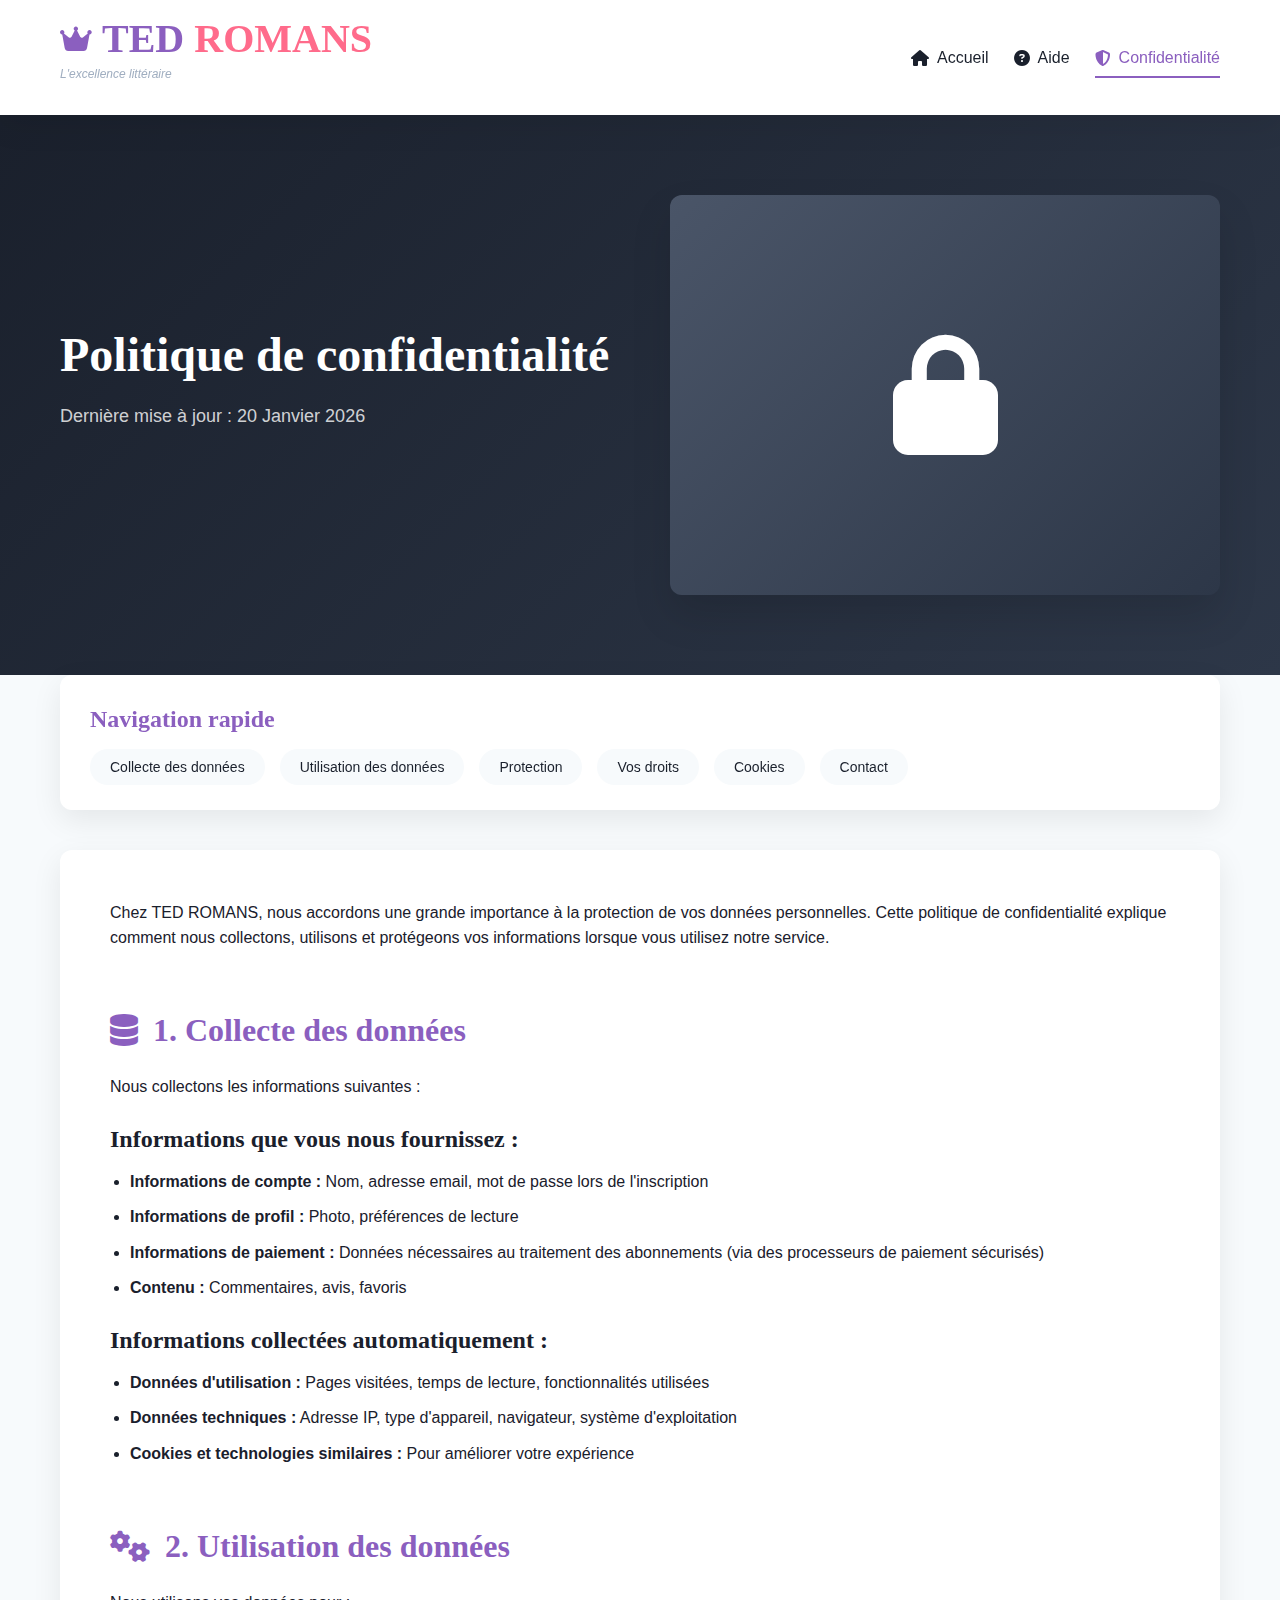
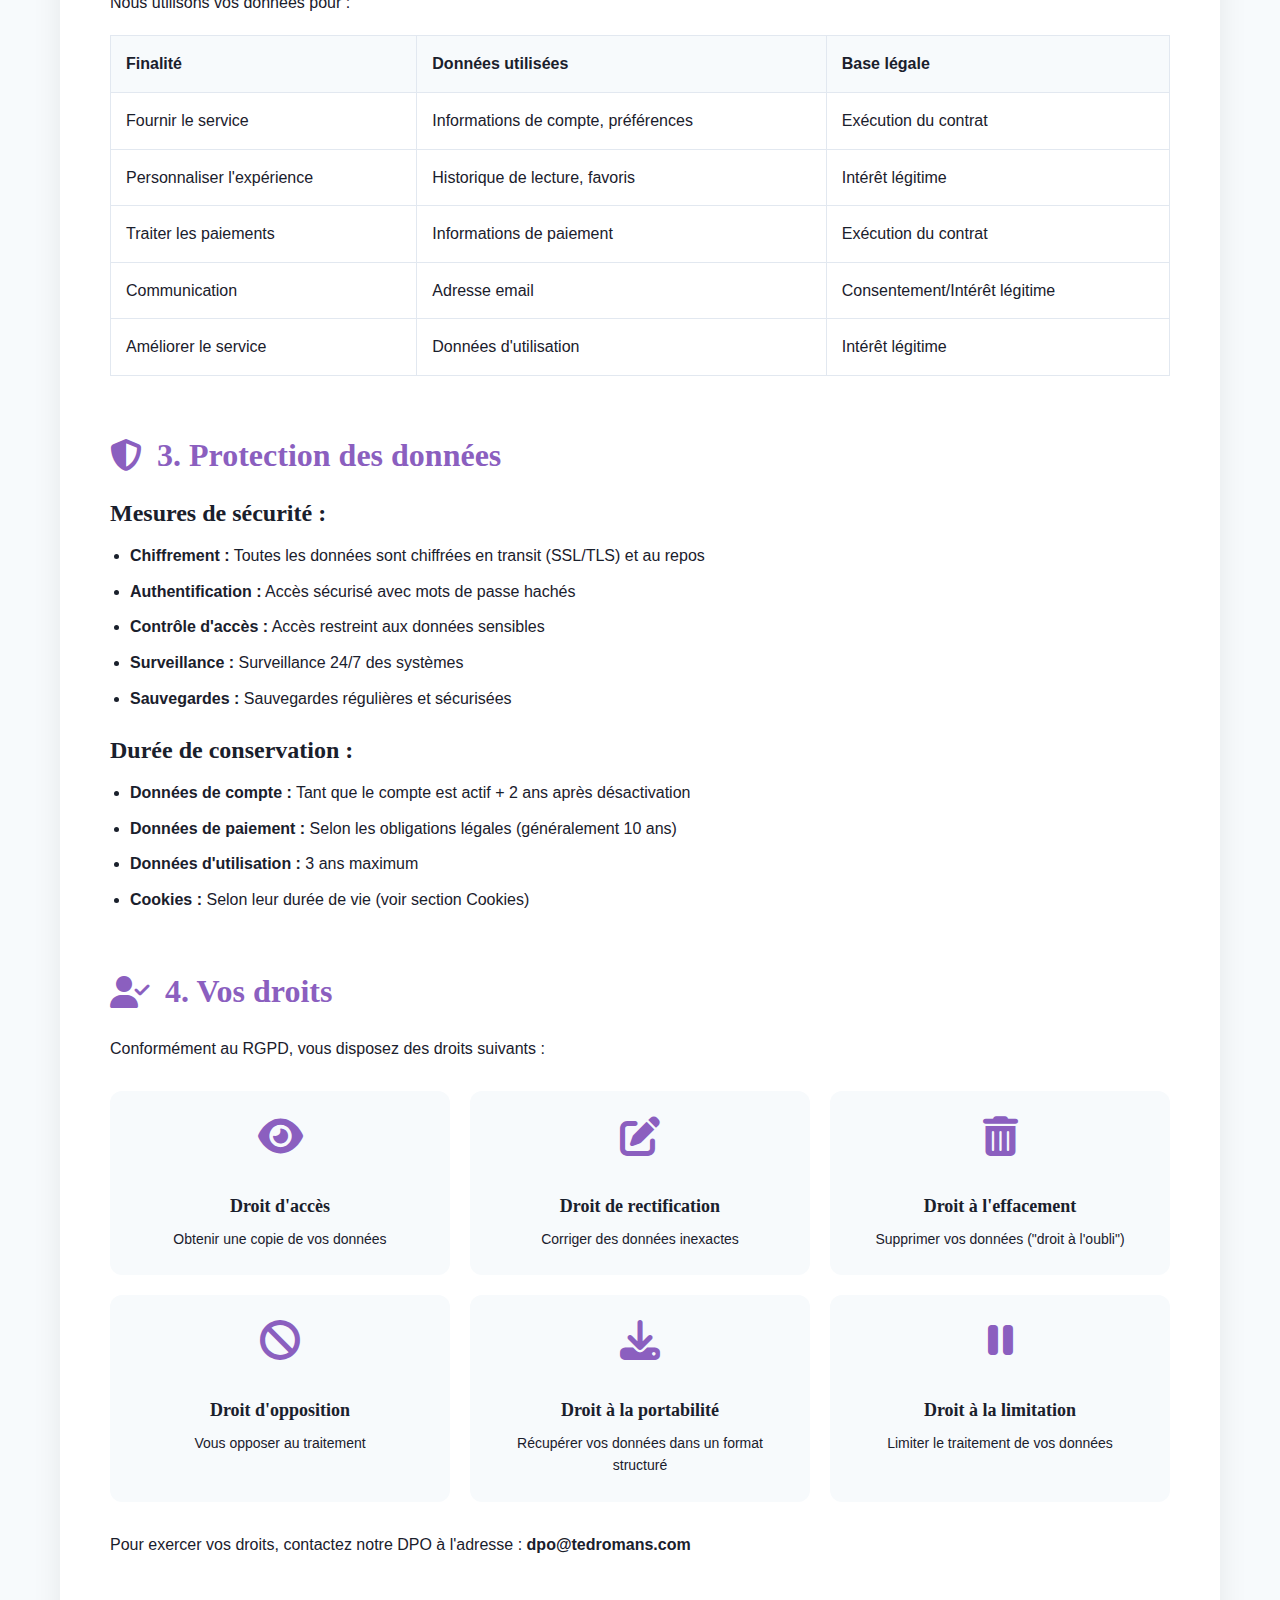
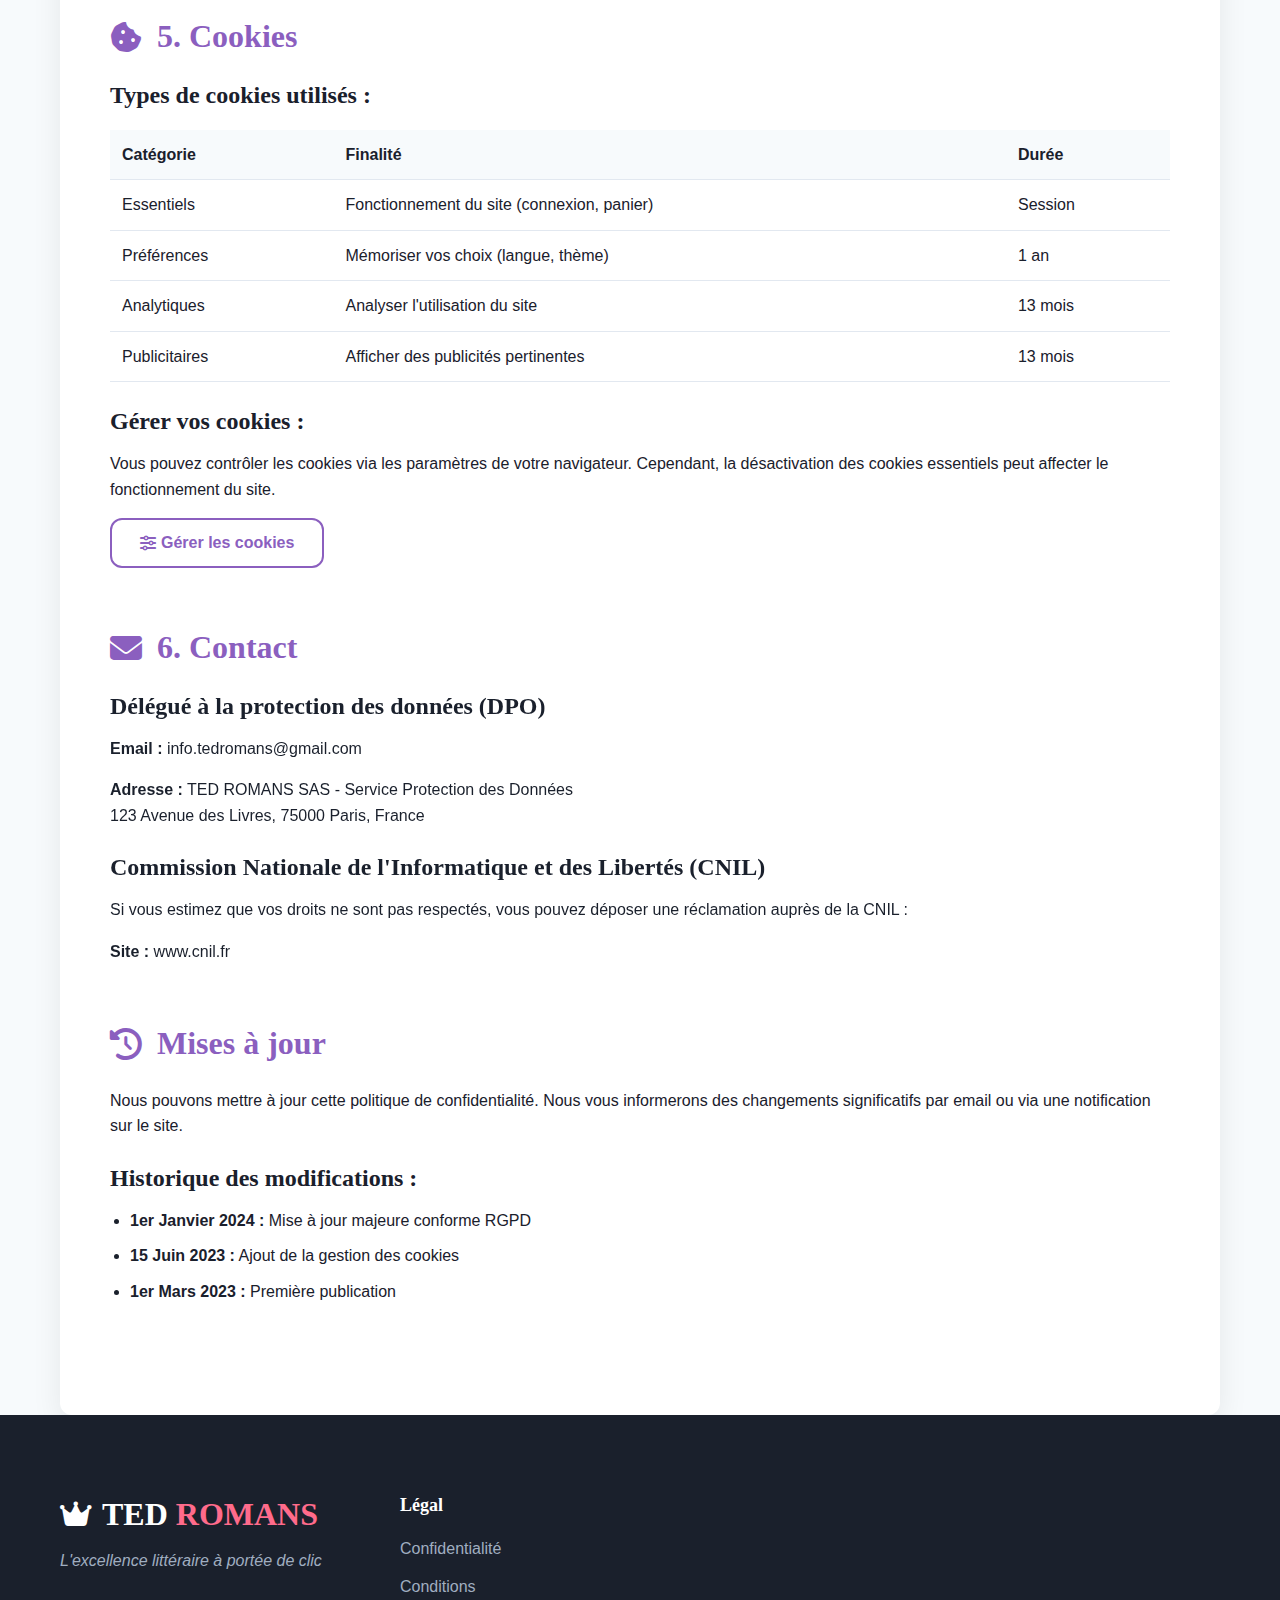
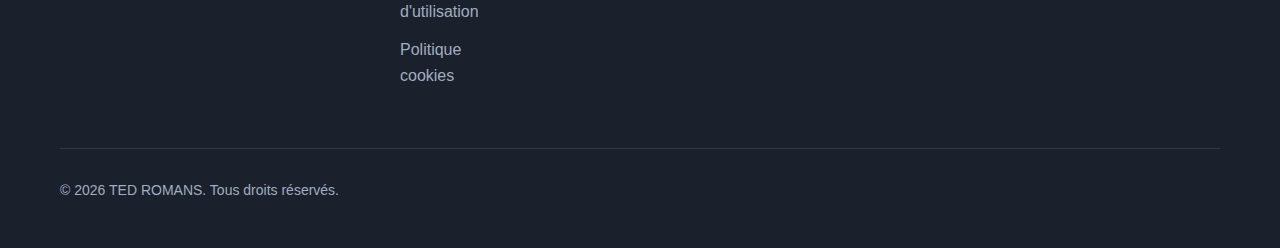
<file: privacy.html>
<!DOCTYPE html>
<html lang="fr">
<head>
    <meta charset="UTF-8">
    <meta name="viewport" content="width=device-width, initial-scale=1.0">
    <title>Politique de confidentialité - TED ROMANS</title>
    <link rel="stylesheet" href="style.css">
    <link rel="stylesheet" href="https://cdnjs.cloudflare.com/ajax/libs/font-awesome/6.4.0/css/all.min.css">
    <link rel="manifest" href="manifest.json">
</head>
<body>
    <!-- Header -->
    <header class="main-header">
        <div class="container">
            <div class="logo-container">
                <div class="logo">
                    <i class="fas fa-crown"></i>
                    <h1>TED <span>ROMANS</span></h1>
                </div>
                <p class="tagline">L'excellence littéraire</p>
            </div>
            
            <nav class="main-nav">
                <ul class="nav-links">
                    <li><a href="index.html"><i class="fas fa-home"></i> Accueil</a></li>
                    <li><a href="help.html"><i class="fas fa-question-circle"></i> Aide</a></li>
                    <li><a href="privacy.html" class="active"><i class="fas fa-shield-alt"></i> Confidentialité</a></li>
                </ul>
            </nav>
        </div>
    </header>

    <!-- Hero Section -->
    <section class="hero privacy-hero">
        <div class="container">
            <div class="hero-content">
                <div class="hero-text">
                    <h2>Politique de confidentialité</h2>
                    <p class="hero-subtitle">Dernière mise à jour : 20 Janvier 2026</p>
                </div>
                <div class="hero-image">
                    <div class="floating-book">
                        <i class="fas fa-lock"></i>
                    </div>
                </div>
            </div>
        </div>
    </section>

    <!-- Privacy Content -->
    <section class="privacy-content">
        <div class="container">
            <div class="privacy-nav">
                <h3>Navigation rapide</h3>
                <ul class="privacy-links">
                    <li><a href="#collecte">Collecte des données</a></li>
                    <li><a href="#utilisation">Utilisation des données</a></li>
                    <li><a href="#protection">Protection</a></li>
                    <li><a href="#droits">Vos droits</a></li>
                    <li><a href="#cookies">Cookies</a></li>
                    <li><a href="#contact">Contact</a></li>
                </ul>
            </div>

            <div class="privacy-sections">
                <!-- Introduction -->
                <section class="privacy-section">
                    <p>Chez TED ROMANS, nous accordons une grande importance à la protection de vos données personnelles. Cette politique de confidentialité explique comment nous collectons, utilisons et protégeons vos informations lorsque vous utilisez notre service.</p>
                </section>

                <!-- Collecte -->
                <section id="collecte" class="privacy-section">
                    <h2><i class="fas fa-database"></i> 1. Collecte des données</h2>
                    <p>Nous collectons les informations suivantes :</p>
                    
                    <h3>Informations que vous nous fournissez :</h3>
                    <ul>
                        <li><strong>Informations de compte :</strong> Nom, adresse email, mot de passe lors de l'inscription</li>
                        <li><strong>Informations de profil :</strong> Photo, préférences de lecture</li>
                        <li><strong>Informations de paiement :</strong> Données nécessaires au traitement des abonnements (via des processeurs de paiement sécurisés)</li>
                        <li><strong>Contenu :</strong> Commentaires, avis, favoris</li>
                    </ul>
                    
                    <h3>Informations collectées automatiquement :</h3>
                    <ul>
                        <li><strong>Données d'utilisation :</strong> Pages visitées, temps de lecture, fonctionnalités utilisées</li>
                        <li><strong>Données techniques :</strong> Adresse IP, type d'appareil, navigateur, système d'exploitation</li>
                        <li><strong>Cookies et technologies similaires :</strong> Pour améliorer votre expérience</li>
                    </ul>
                </section>

                <!-- Utilisation -->
                <section id="utilisation" class="privacy-section">
                    <h2><i class="fas fa-cogs"></i> 2. Utilisation des données</h2>
                    <p>Nous utilisons vos données pour :</p>
                    
                    <table class="privacy-table">
                        <thead>
                            <tr>
                                <th>Finalité</th>
                                <th>Données utilisées</th>
                                <th>Base légale</th>
                            </tr>
                        </thead>
                        <tbody>
                            <tr>
                                <td>Fournir le service</td>
                                <td>Informations de compte, préférences</td>
                                <td>Exécution du contrat</td>
                            </tr>
                            <tr>
                                <td>Personnaliser l'expérience</td>
                                <td>Historique de lecture, favoris</td>
                                <td>Intérêt légitime</td>
                            </tr>
                            <tr>
                                <td>Traiter les paiements</td>
                                <td>Informations de paiement</td>
                                <td>Exécution du contrat</td>
                            </tr>
                            <tr>
                                <td>Communication</td>
                                <td>Adresse email</td>
                                <td>Consentement/Intérêt légitime</td>
                            </tr>
                            <tr>
                                <td>Améliorer le service</td>
                                <td>Données d'utilisation</td>
                                <td>Intérêt légitime</td>
                            </tr>
                        </tbody>
                    </table>
                </section>

                <!-- Protection -->
                <section id="protection" class="privacy-section">
                    <h2><i class="fas fa-shield-alt"></i> 3. Protection des données</h2>
                    
                    <h3>Mesures de sécurité :</h3>
                    <ul>
                        <li><strong>Chiffrement :</strong> Toutes les données sont chiffrées en transit (SSL/TLS) et au repos</li>
                        <li><strong>Authentification :</strong> Accès sécurisé avec mots de passe hachés</li>
                        <li><strong>Contrôle d'accès :</strong> Accès restreint aux données sensibles</li>
                        <li><strong>Surveillance :</strong> Surveillance 24/7 des systèmes</li>
                        <li><strong>Sauvegardes :</strong> Sauvegardes régulières et sécurisées</li>
                    </ul>
                    
                    <h3>Durée de conservation :</h3>
                    <ul>
                        <li><strong>Données de compte :</strong> Tant que le compte est actif + 2 ans après désactivation</li>
                        <li><strong>Données de paiement :</strong> Selon les obligations légales (généralement 10 ans)</li>
                        <li><strong>Données d'utilisation :</strong> 3 ans maximum</li>
                        <li><strong>Cookies :</strong> Selon leur durée de vie (voir section Cookies)</li>
                    </ul>
                </section>

                <!-- Vos droits -->
                <section id="droits" class="privacy-section">
                    <h2><i class="fas fa-user-check"></i> 4. Vos droits</h2>
                    <p>Conformément au RGPD, vous disposez des droits suivants :</p>
                    
                    <div class="rights-grid">
                        <div class="right-card">
                            <i class="fas fa-eye"></i>
                            <h3>Droit d'accès</h3>
                            <p>Obtenir une copie de vos données</p>
                        </div>
                        <div class="right-card">
                            <i class="fas fa-edit"></i>
                            <h3>Droit de rectification</h3>
                            <p>Corriger des données inexactes</p>
                        </div>
                        <div class="right-card">
                            <i class="fas fa-trash-alt"></i>
                            <h3>Droit à l'effacement</h3>
                            <p>Supprimer vos données ("droit à l'oubli")</p>
                        </div>
                        <div class="right-card">
                            <i class="fas fa-ban"></i>
                            <h3>Droit d'opposition</h3>
                            <p>Vous opposer au traitement</p>
                        </div>
                        <div class="right-card">
                            <i class="fas fa-download"></i>
                            <h3>Droit à la portabilité</h3>
                            <p>Récupérer vos données dans un format structuré</p>
                        </div>
                        <div class="right-card">
                            <i class="fas fa-pause"></i>
                            <h3>Droit à la limitation</h3>
                            <p>Limiter le traitement de vos données</p>
                        </div>
                    </div>
                    
                    <p>Pour exercer vos droits, contactez notre DPO à l'adresse : <strong>dpo@tedromans.com</strong></p>
                </section>

                <!-- Cookies -->
                <section id="cookies" class="privacy-section">
                    <h2><i class="fas fa-cookie-bite"></i> 5. Cookies</h2>
                    
                    <h3>Types de cookies utilisés :</h3>
                    <table class="cookies-table">
                        <thead>
                            <tr>
                                <th>Catégorie</th>
                                <th>Finalité</th>
                                <th>Durée</th>
                            </tr>
                        </thead>
                        <tbody>
                            <tr>
                                <td>Essentiels</td>
                                <td>Fonctionnement du site (connexion, panier)</td>
                                <td>Session</td>
                            </tr>
                            <tr>
                                <td>Préférences</td>
                                <td>Mémoriser vos choix (langue, thème)</td>
                                <td>1 an</td>
                            </tr>
                            <tr>
                                <td>Analytiques</td>
                                <td>Analyser l'utilisation du site</td>
                                <td>13 mois</td>
                            </tr>
                            <tr>
                                <td>Publicitaires</td>
                                <td>Afficher des publicités pertinentes</td>
                                <td>13 mois</td>
                            </tr>
                        </tbody>
                    </table>
                    
                    <h3>Gérer vos cookies :</h3>
                    <p>Vous pouvez contrôler les cookies via les paramètres de votre navigateur. Cependant, la désactivation des cookies essentiels peut affecter le fonctionnement du site.</p>
                    
                    <button class="btn-secondary" onclick="showCookieSettings()">
                        <i class="fas fa-sliders-h"></i> Gérer les cookies
                    </button>
                </section>

                <!-- Contact -->
                <section id="contact" class="privacy-section">
                    <h2><i class="fas fa-envelope"></i> 6. Contact</h2>
                    
                    <div class="contact-info">
                        <h3>Délégué à la protection des données (DPO)</h3>
                        <p><strong>Email :</strong> info.tedromans@gmail.com</p>
                        <p><strong>Adresse :</strong> TED ROMANS SAS - Service Protection des Données<br>123 Avenue des Livres, 75000 Paris, France</p>
                        
                        <h3>Commission Nationale de l'Informatique et des Libertés (CNIL)</h3>
                        <p>Si vous estimez que vos droits ne sont pas respectés, vous pouvez déposer une réclamation auprès de la CNIL :</p>
                        <p><strong>Site :</strong> <a href="https://www.cnil.fr" target="_blank">www.cnil.fr</a></p>
                    </div>
                </section>

                <!-- Updates -->
                <section class="privacy-section updates">
                    <h2><i class="fas fa-history"></i> Mises à jour</h2>
                    <p>Nous pouvons mettre à jour cette politique de confidentialité. Nous vous informerons des changements significatifs par email ou via une notification sur le site.</p>
                    
                    <div class="update-history">
                        <h3>Historique des modifications :</h3>
                        <ul>
                            <li><strong>1er Janvier 2024 :</strong> Mise à jour majeure conforme RGPD</li>
                            <li><strong>15 Juin 2023 :</strong> Ajout de la gestion des cookies</li>
                            <li><strong>1er Mars 2023 :</strong> Première publication</li>
                        </ul>
                    </div>
                </section>
            </div>
        </div>
    </section>

    <!-- Cookie Settings Modal -->
    <div id="cookie-modal" class="modal hidden">
        <div class="modal-content cookie-modal">
            <div class="modal-header">
                <h2><i class="fas fa-cookie-bite"></i> Préférences cookies</h2>
            </div>
            <div class="modal-body">
                <p>Choisissez les types de cookies que vous acceptez :</p>
                
                <div class="cookie-option">
                    <div class="cookie-header">
                        <h3>Cookies essentiels <span class="required">(Obligatoire)</span></h3>
                        <label class="switch">
                            <input type="checkbox" checked disabled>
                            <span class="slider"></span>
                        </label>
                    </div>
                    <p>Nécessaires au fonctionnement du site. Ne peuvent pas être désactivés.</p>
                </div>
                
                <div class="cookie-option">
                    <div class="cookie-header">
                        <h3>Cookies de préférences</h3>
                        <label class="switch">
                            <input type="checkbox" id="pref-cookies" checked>
                            <span class="slider"></span>
                        </label>
                    </div>
                    <p>Mémorisent vos choix (langue, thème).</p>
                </div>
                
                <div class="cookie-option">
                    <div class="cookie-header">
                        <h3>Cookies analytiques</h3>
                        <label class="switch">
                            <input type="checkbox" id="analytics-cookies" checked>
                            <span class="slider"></span>
                        </label>
                    </div>
                    <p>Nous aident à améliorer le site.</p>
                </div>
                
                <div class="cookie-option">
                    <div class="cookie-header">
                        <h3>Cookies publicitaires</h3>
                        <label class="switch">
                            <input type="checkbox" id="ad-cookies">
                            <span class="slider"></span>
                        </label>
                    </div>
                    <p>Permettent des publicités personnalisées.</p>
                </div>
            </div>
            <div class="modal-footer">
                <button class="btn-secondary" onclick="hideCookieModal()">
                    Annuler
                </button>
                <button class="btn-primary" onclick="saveCookiePreferences()">
                    <i class="fas fa-save"></i> Enregistrer les préférences
                </button>
            </div>
        </div>
    </div>

    <!-- Footer -->
    <footer class="main-footer">
        <div class="container">
            <div class="footer-content">
                <div class="footer-brand">
                    <div class="logo">
                        <i class="fas fa-crown"></i>
                        <h2>TED <span>ROMANS</span></h2>
                    </div>
                    <p class="footer-tagline">L'excellence littéraire à portée de clic</p>
                </div>
                
                <div class="footer-links">
                    <div class="footer-column">
                        <h4>Légal</h4>
                        <ul>
                            <li><a href="privacy.html" class="active">Confidentialité</a></li>
                            <li><a href="terms.html">Conditions d'utilisation</a></li>
                            <li><a href="cookies.html">Politique cookies</a></li>
                        </ul>
                    </div>
                </div>
            </div>
            
            <div class="footer-bottom">
                <p>&copy; 2026 TED ROMANS. Tous droits réservés.</p>
            </div>
        </div>
    </footer>

    <script src="script.js"></script>
    <script>
        // Gestion des cookies
        function showCookieSettings() {
            document.getElementById('cookie-modal').classList.remove('hidden');
        }
        
        function hideCookieModal() {
            document.getElementById('cookie-modal').classList.add('hidden');
        }
        
        function saveCookiePreferences() {
            const preferences = {
                essential: true,
                preferences: document.getElementById('pref-cookies').checked,
                analytics: document.getElementById('analytics-cookies').checked,
                advertising: document.getElementById('ad-cookies').checked
            };
            
            localStorage.setItem('cookie_preferences', JSON.stringify(preferences));
            
            // Afficher un message de confirmation
            alert('Vos préférences cookies ont été enregistrées.');
            
            hideCookieModal();
        }
        
        // Charger les préférences existantes
        document.addEventListener('DOMContentLoaded', () => {
            const savedPrefs = localStorage.getItem('cookie_preferences');
            if (savedPrefs) {
                const prefs = JSON.parse(savedPrefs);
                document.getElementById('pref-cookies').checked = prefs.preferences;
                document.getElementById('analytics-cookies').checked = prefs.analytics;
                document.getElementById('ad-cookies').checked = prefs.advertising;
            }
        });
    </script>
</body>
</html>
</file>
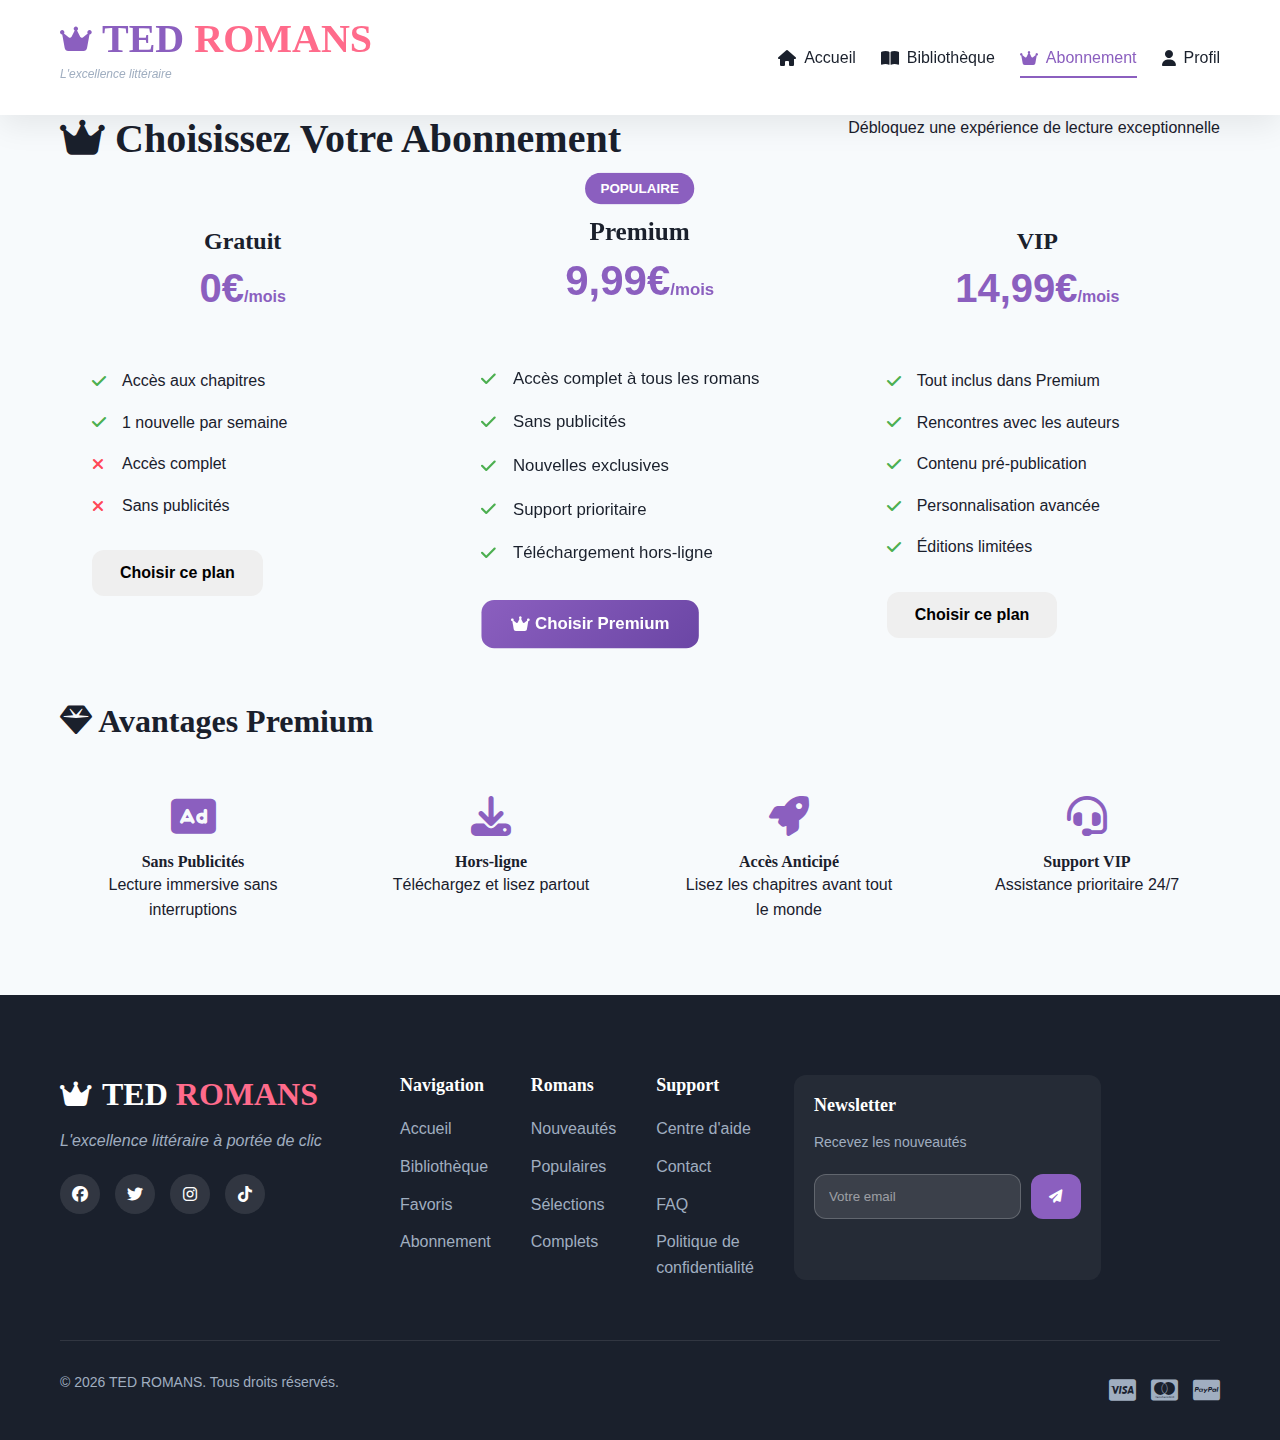
<file: subscription.html>
<!DOCTYPE html>
<html lang="fr">
<head>
    <meta charset="UTF-8">
    <meta name="viewport" content="width=device-width, initial-scale=1.0">
    <title>Abonnements - TED Romans</title>
    <link rel="stylesheet" href="style.css">
    <link rel="stylesheet" href="https://cdnjs.cloudflare.com/ajax/libs/font-awesome/6.4.0/css/all.min.css">
    <link rel="manifest" href="manifest.json"> 
</head>
<body>
        <header class="main-header">
                <div class="container">
                    <div class="logo-container">
                        <div class="logo">
                            <i class="fas fa-crown"></i>
                            <h1>TED <span>ROMANS</span></h1>
                        </div>
                        <p class="tagline">L'excellence littéraire</p>
                    </div>
                    
                    <nav class="main-nav">
                        <ul class="nav-links">
                                <a href="index.html"><i class="fas fa-home"></i> Accueil</a>
                                <a href="library.html"><i class="fas fa-book-open"></i> Bibliothèque</a>
                                <a href="subscription.html" class="active"><i class="fas fa-crown"></i> Abonnement</a>
                                <a href="profile.html"><i class="fas fa-user"></i> Profil</a>
                     
                        </ul>
                        
                        <div class="mobile-menu-btn">
                            <i class="fas fa-bars"></i>
                        </div>
                    </nav>
                </div>
            </header>   <div class="container">
        <header class="subscription-header">
            <h1><i class="fas fa-crown"></i> Choisissez Votre Abonnement</h1>
            <p>Débloquez une expérience de lecture exceptionnelle</p>
        </header>

        <div class="plans-container">
            <!-- Plan Basique -->
            <div class="plan-card">
                <div class="plan-header">
                    <h3>Gratuit</h3>
                    <div class="plan-price">0€<span>/mois</span></div>
                </div>
                <ul class="plan-features">
                    <li><i class="fas fa-check"></i> Accès aux chapitres</li>
                    <li><i class="fas fa-check"></i> 1 nouvelle par semaine</li>
                    <li><i class="fas fa-times"></i> Accès complet</li>
                    <li><i class="fas fa-times"></i> Sans publicités</li>
                </ul>
                <button class="btn btn-outline" onclick="selectPlan('basic')">
                    Choisir ce plan
                </button>
            </div>

            <!-- Plan Premium -->
            <div class="plan-card featured">
                <div class="plan-badge">POPULAIRE</div>
                <div class="plan-header">
                    <h3>Premium</h3>
                    <div class="plan-price">9,99€<span>/mois</span></div>
                </div>
                <ul class="plan-features">
                    <li><i class="fas fa-check"></i> Accès complet à tous les romans</li>
                    <li><i class="fas fa-check"></i> Sans publicités</li>
                    <li><i class="fas fa-check"></i> Nouvelles exclusives</li>
                    <li><i class="fas fa-check"></i> Support prioritaire</li>
                    <li><i class="fas fa-check"></i> Téléchargement hors-ligne</li>
                </ul>
                <button class="btn btn-primary" onclick="selectPlan('premium')">
                    <i class="fas fa-crown"></i> Choisir Premium
                </button>
            </div>

            <!-- Plan VIP -->
            <div class="plan-card">
                <div class="plan-header">
                    <h3>VIP</h3>
                    <div class="plan-price">14,99€<span>/mois</span></div>
                </div>
                <ul class="plan-features">
                    <li><i class="fas fa-check"></i> Tout inclus dans Premium</li>
                    <li><i class="fas fa-check"></i> Rencontres avec les auteurs</li>
                    <li><i class="fas fa-check"></i> Contenu pré-publication</li>
                    <li><i class="fas fa-check"></i> Personnalisation avancée</li>
                    <li><i class="fas fa-check"></i> Éditions limitées</li>
                </ul>
                <button class="btn btn-outline" onclick="selectPlan('vip')">
                    Choisir ce plan
                </button>
            </div>
        </div>

        <div class="payment-container" id="payment-section" style="display: none;">
            <h2><i class="fas fa-credit-card"></i> Paiement</h2>
            <form id="payment-form">
                <div class="form-group">
                    <label>Carte de crédit</label>
                    <div class="card-input">
                        <i class="fas fa-credit-card"></i>
                        <input type="text" placeholder="1234 5678 9012 3456" required>
                    </div>
                </div>
                
                <div class="form-row">
                    <div class="form-group">
                        <label>Date d'expiration</label>
                        <input type="text" placeholder="MM/AA" required>
                    </div>
                    <div class="form-group">
                        <label>CVV</label>
                        <input type="text" placeholder="123" required>
                    </div>
                </div>

                <div class="form-group">
                    <label>Nom sur la carte</label>
                    <input type="text" placeholder="Votre nom" required>
                </div>

                <div class="payment-security">
                    <i class="fas fa-lock"></i>
                    <span>Paiement sécurisé SSL 256-bit</span>
                </div>

                <button type="submit" class="btn btn-success">
                    <i class="fas fa-lock"></i> Payer maintenant
                </button>
            </form>
        </div>

        <div class="features-showcase">
            <h2><i class="fas fa-gem"></i> Avantages Premium</h2>
            <div class="features-grid">
                <div class="feature">
                    <i class="fas fa-ad"></i>
                    <h4>Sans Publicités</h4>
                    <p>Lecture immersive sans interruptions</p>
                </div>
                <div class="feature">
                    <i class="fas fa-download"></i>
                    <h4>Hors-ligne</h4>
                    <p>Téléchargez et lisez partout</p>
                </div>
                <div class="feature">
                    <i class="fas fa-rocket"></i>
                    <h4>Accès Anticipé</h4>
                    <p>Lisez les chapitres avant tout le monde</p>
                </div>
                <div class="feature">
                    <i class="fas fa-headset"></i>
                    <h4>Support VIP</h4>
                    <p>Assistance prioritaire 24/7</p>
                </div>
            </div>
        </div>
    </div>

    
    <!-- Footer -->
    <footer class="main-footer">
            <div class="container">
                <div class="footer-content">
                    <div class="footer-brand">
                        <div class="logo">
                            <i class="fas fa-crown"></i>
                            <h2>TED <span>ROMANS</span></h2>
                        </div>
                        <p class="footer-tagline">L'excellence littéraire à portée de clic</p>
                        <div class="footer-social">
                            <a href="#"><i class="fab fa-facebook"></i></a>
                            <a href="#"><i class="fab fa-twitter"></i></a>
                            <a href="#"><i class="fab fa-instagram"></i></a>
                            <a href="#"><i class="fab fa-tiktok"></i></a>
                        </div>
                    </div>
                    
                    <div class="footer-links">
                        <div class="footer-column">
                            <h4>Navigation</h4>
                            <ul>
                                <li><a href="index.html">Accueil</a></li>
                                <li><a href="index.html">Bibliothèque</a></li>
                                <li><a href="index.html">Favoris</a></li>
                                <li><a href="subscription.html">Abonnement</a></li>
                            </ul>
                        </div>
                        
                        <div class="footer-column">
                            <h4>Romans</h4>
                            <ul>
                                <li><a href="#">Nouveautés</a></li>
                                <li><a href="#">Populaires</a></li>
                                <li><a href="#">Sélections</a></li>
                                <li><a href="#">Complets</a></li>
                            </ul>
                        </div>
                        
                        <div class="footer-column">
                            <h4>Support</h4>
                            <ul>
                                <li><a href="help.html">Centre d'aide</a></li>
                                <li><a href="contact.html">Contact</a></li>
                                <li><a href="faq.html">FAQ</a></li>
                                <li><a href="privacy.html">Politique de confidentialité</a></li>
                            </ul>
                        </div>
                    </div>
                    
                    <div class="footer-newsletter">
                        <h4>Newsletter</h4>
                        <p>Recevez les nouveautés</p>
                        <form class="newsletter-form" id="newsletter-form">
                            <input type="email" placeholder="Votre email" required>
                            <button type="submit"><i class="fas fa-paper-plane"></i></button>
                        </form>
                    </div>
                </div>
                
                <div class="footer-bottom">
                    <p>&copy; 2026 TED ROMANS. Tous droits réservés.</p>
                    <div class="footer-payment">
                        <i class="fab fa-cc-visa"></i>
                        <i class="fab fa-cc-mastercard"></i>
                        <i class="fab fa-cc-paypal"></i>
                    </div>
                </div>
            </div>
        </footer>
    <script src="script.js"></script>
    <script>
        let selectedPlan = null;
        
        function selectPlan(planId) {
            selectedPlan = planId;
            document.getElementById('payment-section').style.display = 'block';
            window.scrollTo({
                top: document.getElementById('payment-section').offsetTop - 100,
                behavior: 'smooth'
            });
        }

        document.getElementById('payment-form').addEventListener('submit', async (e) => {
            e.preventDefault();
            
            const user = JSON.parse(localStorage.getItem('ted_user'));
            if (!user) {
                alert('Veuillez vous connecter d\'abord');
                window.location.href = 'auth.html';
                return;
            }

            const subscriptionManager = new SubscriptionManager();
            const result = await subscriptionManager.processSubscription(selectedPlan, 'credit_card');
            
            if (result.success) {
                alert('Abonnement activé avec succès !');
                window.location.href = 'index.html';
            } else {
                alert('Erreur: ' + result.error);
            }
        });
    </script>
</body>
</html>
</file>
<file: style.css>
/* ==================== VARIABLES CSS ==================== */
:root {
    --primary-color: #8B5FBF;
    --primary-dark: #6B46A5;
    --primary-light: #B794F4;
    --secondary-color: #FF6B8B;
    --accent-color: #00C9B7;
    --dark-color: #1A202C;
    --light-color: #F7FAFC;
    --gray-light: #E2E8F0;
    --gray: #A0AEC0;
    --gray-dark: #4A5568;
    --success-color: #48BB78;
    --warning-color: #ECC94B;
    --danger-color: #F56565;
    --shadow: 0 10px 30px rgba(0, 0, 0, 0.08);
    --shadow-lg: 0 20px 40px rgba(0, 0, 0, 0.12);
    --border-radius: 12px;
    --transition: all 0.3s ease;
    --font-heading: 'Playfair Display', serif;
    --font-body: 'Poppins', sans-serif;
}

/* ==================== RESET & BASE STYLES ==================== */
* {
    margin: 0;
    padding: 0;
    box-sizing: border-box;
}

html {
    scroll-behavior: smooth;
}

body {
    font-family: var(--font-body);
    line-height: 1.6;
    color: var(--dark-color);
    background-color: var(--light-color);
    overflow-x: hidden;
}

.container {
    width: 100%;
    max-width: 1200px;
    margin: 0 auto;
    padding: 0 20px;
}

/* ==================== TYPOGRAPHY ==================== */
h1, h2, h3, h4, .section-title {
    font-family: var(--font-heading);
    font-weight: 700;
    line-height: 1.2;
}

h1 { font-size: 2.5rem; }
h2 { font-size: 2rem; }
h3 { font-size: 1.5rem; }

p {
    margin-bottom: 1rem;
}

a {
    text-decoration: none;
    color: inherit;
}

/* ==================== REUSABLE COMPONENTS ==================== */

/* Buttons */
.btn {
    display: inline-flex;
    align-items: center;
    justify-content: center;
    gap: 8px;
    padding: 14px 28px;
    border-radius: var(--border-radius);
    font-weight: 600;
    font-size: 16px;
    cursor: pointer;
    transition: var(--transition);
    border: none;
    outline: none;
}

.btn-primary, .btn-secondary, .btn-auth, .btn-pricing {
    display: inline-flex;
    align-items: center;
    justify-content: center;
    gap: 5px;
    padding: 14px 28px;
    border-radius: var(--border-radius);
    font-weight: 600;
    font-size: 16px;
    cursor: pointer;
    transition: var(--transition);
    border: none;
    outline: none;
}

.btn-primary {
    background: linear-gradient(135deg, var(--primary-color), var(--primary-dark));
    color: white;
}

.btn-primary:hover {
    transform: translateY(-2px);
    box-shadow: var(--shadow);
}

.btn-secondary {
    background-color: white;
    color: var(--primary-color);
    border: 2px solid var(--primary-color);
}

.btn-secondary:hover {
    background-color: var(--primary-color);
    color: white;
}

.btn-pricing {
    width: 100%;
    padding: 16px;
    border-radius: var(--border-radius);
    font-weight: 600;
    border: none;
    cursor: pointer;
    transition: var(--transition);
}

.btn-premium {
    background: linear-gradient(135deg, var(--primary-color), var(--primary-dark));
    color: white;
}

.btn-premium:hover {
    background: linear-gradient(135deg, var(--primary-dark), var(--primary-color));
    box-shadow: var(--shadow);
}

/* Cards */
.card {
    background-color: white;
    border-radius: var(--border-radius);
    box-shadow: var(--shadow);
    transition: var(--transition);
}

.card:hover {
    transform: translateY(-10px);
    box-shadow: var(--shadow-lg);
}

/* Sections */
.section {
    padding: 100px 0;
}

.section-header {
    text-align: center;
    margin-bottom: 60px;
}

.section-title {
    font-size: 36px;
    margin-bottom: 15px;
    color: var(--dark-color);
}

.section-subtitle {
    font-size: 18px;
    color: var(--gray);
    max-width: 600px;
    margin: 0 auto;
}

/* Badges */
.badge {
    display: inline-flex;
    align-items: center;
    gap: 5px;
    padding: 5px 12px;
    border-radius: 20px;
    font-size: 12px;
    font-weight: 600;
}

.badge-primary {
    background-color: var(--primary-color);
    color: white;
}

.badge-accent {
    background-color: var(--accent-color);
    color: white;
}

/* ==================== HEADER ==================== */
.main-header {
    background-color: white;
    box-shadow: var(--shadow);
    position: sticky;
    top: 0;
    z-index: 1000;
    padding: 15px 0;
}

.main-header .container {
    display: flex;
    justify-content: space-between;
    align-items: center;
}

.logo {
    display: flex;
    align-items: center;
    gap: 10px;
    font-size: 24px;
    color: var(--primary-color);
}

.logo i {
    font-size: 28px;
}

.logo span {
    color: var(--secondary-color);
}

.tagline {
    font-size: 12px;
    color: var(--gray);
    font-style: italic;
    margin-top: 2px;
}

.nav-links {
    display: flex;
    gap: 25px;
    list-style: none;
}

.nav-links a {
    display: flex;
    align-items: center;
    gap: 8px;
    font-weight: 500;
    padding: 8px 0;
    position: relative;
    transition: var(--transition);
}

.nav-links a:hover,
.nav-links a.active {
    color: var(--primary-color);
}

.nav-links a.active::after {
    content: '';
    position: absolute;
    bottom: 0;
    left: 0;
    width: 100%;
    height: 2px;
    background-color: var(--primary-color);
}

.user-menu {
    display: flex;
    gap: 10px;
}

.btn-login, .btn-signup {
    padding: 10px 20px;
    border-radius: var(--border-radius);
    font-weight: 600;
    cursor: pointer;
    transition: var(--transition);
    border: none;
}

.btn-login {
    background: none;
    color: var(--primary-color);
    border: 2px solid var(--primary-color);
}

.btn-login:hover {
    background-color: var(--primary-color);
    color: white;
}

.btn-signup {
    background-color: var(--primary-color);
    color: white;
    
}

.btn-signup:hover {
    background-color: var(--primary-dark);
}

.mobile-menu-btn {
    display: none;
    font-size: 24px;
    cursor: pointer;
    color: var(--dark-color);
    background: none;
    border: none;
}

/* ==================== HERO SECTION ==================== */
.hero {
    background: linear-gradient(135deg, #1A202C 0%, #2D3748 100%);
    color: white;
    padding: 80px 0;
    position: relative;
    overflow: hidden;
}

.hero-content {
    display: grid;
    grid-template-columns: 1fr 1fr;
    gap: 60px;
    align-items: center;
}

.hero-text h2 {
    font-size: 48px;
    margin-bottom: 20px;
    line-height: 1.1;
    color: white;
}

.hero-subtitle {
    font-size: 18px;
    color: rgba(255, 255, 255, 0.8);
    margin-bottom: 30px;
    line-height: 1.6;
}

.hero-stats {
    display: flex;
    gap: 40px;
    margin-bottom: 40px;
}

.stat-number {
    font-size: 36px;
    font-weight: 700;
    color: var(--accent-color);
}

.stat-label {
    font-size: 14px;
    color: rgba(255, 255, 255, 0.7);
    text-transform: uppercase;
    letter-spacing: 1px;
}

.hero-actions {
    display: flex;
    gap: 20px;
}

.hero-image {
    position: relative;
}

.floating-book {
    position: relative;
    border-radius: var(--border-radius);
    overflow: hidden;
    box-shadow: var(--shadow-lg);
}

.floating-book img {
    width: 100%;
    height: 400px;
    object-fit: cover;
}

.book-badge {
    position: absolute;
    top: 20px;
    right: 20px;
    background: linear-gradient(135deg, var(--secondary-color), #FF8E9E);
    color: white;
    padding: 8px 16px;
    border-radius: 20px;
    font-weight: 600;
    font-size: 14px;
}

/* ==================== SUBSCRIPTION SECTION ==================== */
.pricing-cards {
    display: grid;
    grid-template-columns: repeat(3, 1fr);
    gap: 30px;
    margin-bottom: 40px;
}

.pricing-card {
    background-color: white;
    border-radius: var(--border-radius);
    padding: 40px 30px;
    box-shadow: var(--shadow);
    border: 2px solid var(--gray-light);
    transition: var(--transition);
}

.pricing-card:hover {
    transform: translateY(-10px);
    box-shadow: var(--shadow-lg);
}

.pricing-card.featured {
    border-color: var(--primary-color);
    transform: scale(1.05);
}

.pricing-card.featured:hover {
    transform: scale(1.05) translateY(-10px);
}

.pricing-badge {
    position: absolute;
    top: -12px;
    left: 50%;
    transform: translateX(-50%);
    background: linear-gradient(135deg, var(--secondary-color), #FF8E9E);
    color: white;
    padding: 6px 20px;
    border-radius: 20px;
    font-weight: 600;
    font-size: 14px;
}

.pricing-header {
    text-align: center;
    margin-bottom: 30px;
    border-bottom: 1px solid var(--gray-light);
    padding-bottom: 30px;
}

.pricing-header h3 {
    font-size: 24px;
    margin-bottom: 15px;
}

.price {
    font-size: 48px;
    font-weight: 700;
    color: var(--dark-color);
    margin-bottom: 5px;
}

.price span {
    font-size: 16px;
    color: var(--gray);
    font-weight: 400;
}

.price-description {
    color: var(--gray);
    font-size: 14px;
}

.pricing-features ul {
    display: flex;
    flex-direction: column;
    gap: 15px;
    list-style: none;
}

.pricing-features li {
    display: flex;
    align-items: flex-start;
    gap: 10px;
    color: var(--gray-dark);
}

.pricing-features i {
    margin-top: 3px;
}

.pricing-features .fa-check {
    color: var(--success-color);
}

.pricing-features .fa-times {
    color: var(--danger-color);
}

.strike {
    text-decoration: line-through;
    color: var(--gray);
}

/* ==================== LIBRARY SECTION ==================== */
.library-filters {
    display: flex;
    justify-content: center;
    flex-wrap: wrap;
    gap: 10px;
    margin-top: 30px;
}

.filter-btn {
    padding: 10px 20px;
    background-color: white;
    border: 1px solid var(--gray-light);
    border-radius: 30px;
    font-weight: 500;
    cursor: pointer;
    transition: var(--transition);
    border: none;
}

.filter-btn.active,
.filter-btn:hover {
    background-color: var(--primary-color);
    color: white;
    border-color: var(--primary-color);
}

.novels-grid {
    display: grid;
    grid-template-columns: repeat(auto-fill, minmax(300px, 1fr));
    gap: 30px;
    margin-top: 40px;
}


.novel-cover {
    position: relative;
    height: 200px;
    overflow: hidden;
}

.novel-cover img {
    width: 100%;
    height: 100%;
    object-fit: cover;
    transition: var(--transition);
}

.novel-card:hover .novel-cover img {
    transform: scale(1.05);
}

.novel-badge {
    position: absolute;
    top: 15px;
    right: 15px;
    background-color: var(--accent-color);
    color: white;
    padding: 5px 12px;
    border-radius: 20px;
    font-size: 12px;
    font-weight: 600;
}

.novel-favorite {
    position: absolute;
    top: 15px;
    left: 15px;
    background-color: rgba(255, 255, 255, 0.9);
    width: 36px;
    height: 36px;
    border-radius: 50%;
    display: flex;
    align-items: center;
    justify-content: center;
    color: var(--danger-color);
    font-size: 18px;
    cursor: pointer;
    transition: var(--transition);
    border: none;
}

.novel-favorite:hover,
.novel-favorite.active {
    background-color: var(--danger-color);
    color: white;
}

.novel-info {
    padding: 25px;
}

.novel-title {
    font-size: 20px;
    margin-bottom: 10px;
    color: var(--dark-color);
}

.novel-author {
    color: var(--gray);
    font-size: 14px;
    margin-bottom: 15px;
}

.novel-description {
    color: var(--gray-dark);
    font-size: 14px;
    line-height: 1.5;
    margin-bottom: 20px;
    display: -webkit-box;
    -webkit-line-clamp: 3;
    -webkit-box-orient: vertical;
    overflow: hidden;
}

.novel-stats {
    display: flex;
    justify-content: space-between;
    margin-bottom: 20px;
    font-size: 14px;
    color: var(--gray);
}

.novel-rating {
    display: flex;
    align-items: center;
    gap: 5px;
    color: var(--warning-color);
}

.btn-read {
    width: 100%;
    padding: 12px;
    background: linear-gradient(135deg, var(--primary-color), var(--primary-dark));
    color: white;
    border: none;
    border-radius: var(--border-radius);
    font-weight: 600;
    cursor: pointer;
    transition: var(--transition);
    display: flex;
    align-items: center;
    justify-content: center;
    gap: 8px;
}

.btn-read:hover {
    background: linear-gradient(135deg, var(--primary-dark), var(--primary-color));
}

/* ==================== FAVORITES SECTION ==================== */
.favorites-info {
    display: flex;
    justify-content: space-between;
    align-items: center;
    margin-top: 20px;
    padding: 20px;
    background-color: var(--light-color);
    border-radius: var(--border-radius);
}

.btn-clear-favorites {
    padding: 10px 20px;
    background-color: var(--danger-color);
    color: white;
    border: none;
    border-radius: var(--border-radius);
    font-weight: 600;
    cursor: pointer;
    transition: var(--transition);
    display: flex;
    align-items: center;
    gap: 8px;
}

.btn-clear-favorites:hover {
    background-color: #E53E3E;
}

.favorites-grid {
    min-height: 300px;
    margin-top: 30px;
}

.empty-favorites {
    text-align: center;
    padding: 60px 20px;
    color: var(--gray);
}

.empty-favorites i {
    font-size: 60px;
    color: var(--gray-light);
    margin-bottom: 20px;
}

.empty-favorites h3 {
    font-size: 24px;
    margin-bottom: 10px;
    color: var(--gray-dark);
}

.empty-favorites p {
    margin-bottom: 30px;
    max-width: 400px;
    margin-left: auto;
    margin-right: auto;
}

/* ==================== READER SECTION ==================== */
.reader-section {
    position: fixed;
    top: 0;
    left: 0;
    width: 100%;
    height: 100%;
    background-color: white;
    z-index: 3000;
    overflow-y: auto;
}

.reader-header {
    background-color: white;
    box-shadow: var(--shadow);
    padding: 20px 0;
    position: sticky;
    top: 0;
    z-index: 10;
}

.reader-nav {
    display: flex;
    justify-content: space-between;
    align-items: center;
    margin-bottom: 20px;
}

.btn-back {
    display: flex;
    align-items: center;
    gap: 8px;
    background: none;
    border: none;
    font-weight: 600;
    color: var(--primary-color);
    cursor: pointer;
    padding: 10px;
    border-radius: var(--border-radius);
    transition: var(--transition);
}

.btn-back:hover {
    background-color: var(--light-color);
}

.reader-title {
    text-align: center;
    flex: 1;
}

.reader-title h2 {
    font-size: 24px;
    margin-bottom: 5px;
}

.reader-meta {
    color: var(--gray);
    font-size: 14px;
}

.reader-actions {
    display: flex;
    gap: 10px;
}

.reader-action-btn {
    width: 44px;
    height: 44px;
    border-radius: 50%;
    background-color: var(--light-color);
    border: none;
    color: var(--gray-dark);
    cursor: pointer;
    transition: var(--transition);
    display: flex;
    align-items: center;
    justify-content: center;
}

.reader-action-btn:hover {
    background-color: var(--primary-color);
    color: white;
}

.reader-content {
    padding: 40px 0;
    max-width: 800px;
    margin: 0 auto;
}

.chapter-box {
    margin-bottom: 40px;
    background-color: white;
    border-radius: var(--border-radius);
    padding: 30px;
    box-shadow: var(--shadow);
}

.chapter-header {
    border-bottom: 2px solid var(--primary-light);
    padding-bottom: 15px;
    margin-bottom: 25px;
}

.chapter-header h3 {
    font-size: 28px;
    color: var(--primary-color);
    margin-bottom: 8px;
}

.chapter-content {
    font-size: 18px;
    line-height: 1.8;
    color: var(--dark-color);
}

.chapter-content p {
    margin-bottom: 25px;
    text-align: justify;
}

.chapter-separator {
    display: flex;
    align-items: center;
    justify-content: center;
    margin: 50px 0;
}

.separator-line {
    flex: 1;
    height: 1px;
    background-color: var(--gray-light);
}

.separator-icon {
    width: 40px;
    height: 40px;
    background-color: var(--primary-color);
    color: white;
    border-radius: 50%;
    display: flex;
    align-items: center;
    justify-content: center;
    margin: 0 20px;
}

.ad-notice-box {
    background: linear-gradient(135deg, #fff8e1, #ffecb3);
    border-left: 4px solid var(--warning-color);
    padding: 20px;
    border-radius: var(--border-radius);
    margin: 30px 0;
    display: flex;
    gap: 15px;
    align-items: center;
}

.ad-notice-box i {
    font-size: 24px;
    color: var(--warning-color);
}

.ad-notice-box p {
    color: #5d4037;
    margin: 0;
}

.ad-notice-box a {
    color: var(--primary-color);
    font-weight: 600;
}

.page-navigation {
    display: flex;
    justify-content: space-between;
    align-items: center;
    padding: 30px 0;
    margin-top: 40px;
    border-top: 1px solid var(--gray-light);
}

.btn-nav {
    display: flex;
    align-items: center;
    gap: 10px;
    padding: 15px 25px;
    border-radius: var(--border-radius);
    font-weight: 600;
    cursor: pointer;
    transition: var(--transition);
    border: none;
}

.btn-nav:disabled {
    opacity: 0.5;
    cursor: not-allowed;
}

.btn-nav:not(:disabled):hover {
    transform: translateY(-2px);
    box-shadow: var(--shadow);
}

.prev-btn {
    background-color: var(--light-color);
    color: var(--gray-dark);
}

.prev-btn:not(:disabled):hover {
    background-color: var(--gray-light);
}

.next-btn {
    background: linear-gradient(135deg, var(--primary-color), var(--primary-dark));
    color: white;
    position: relative;
}

.ad-badge {
    position: absolute;
    top: -8px;
    right: -8px;
    background-color: var(--secondary-color);
    color: white;
    width: 24px;
    height: 24px;
    border-radius: 50%;
    font-size: 12px;
    display: flex;
    align-items: center;
    justify-content: center;
}

.page-info {
    font-weight: 600;
    color: var(--gray-dark);
}

/* ==================== MODALS ==================== */
.modal {
    position: fixed;
    top: 0;
    left: 0;
    width: 100%;
    height: 100%;
    background-color: rgba(0, 0, 0, 0.7);
    display: flex;
    justify-content: center;
    align-items: center;
    z-index: 2000;
    padding: 20px;
}

.modal-content {
    background-color: white;
    border-radius: var(--border-radius);
    width: 100%;
    max-width: 500px;
    max-height: 90vh;
    overflow-y: auto;
}

.modal-header {
    display: flex;
    justify-content: space-between;
    align-items: center;
    padding: 25px;
    border-bottom: 1px solid var(--gray-light);
}

.close-modal {
    background: none;
    border: none;
    font-size: 20px;
    color: var(--gray);
    cursor: pointer;
    transition: var(--transition);
}

.close-modal:hover {
    color: var(--dark-color);
}

.modal-body {
    padding: 1.5rem;
}

/* Auth Modal */
.auth-tabs {
    display: flex;
    margin-bottom: 25px;
    border-bottom: 1px solid var(--gray-light);
}

.auth-tab {
    flex: 1;
    padding: 15px;
    background: none;
    border: none;
    font-weight: 600;
    font-size: 16px;
    color: var(--gray);
    cursor: pointer;
    position: relative;
    transition: var(--transition);
}

.auth-tab.active {
    color: var(--primary-color);
}

.auth-tab.active::after {
    content: '';
    position: absolute;
    bottom: -1px;
    left: 0;
    width: 100%;
    height: 3px;
    background-color: var(--primary-color);
}

.auth-form {
    display: flex;
    flex-direction: column;
    gap: 20px;
}

.form-group {
    display: flex;
    flex-direction: column;
    gap: 8px;
}

.form-group label {
    font-weight: 500;
    color: var(--dark-color);
}

.form-group input {
    padding: 14px;
    border: 1px solid var(--gray-light);
    border-radius: var(--border-radius);
    font-size: 16px;
    transition: var(--transition);
}

.form-group input:focus {
    outline: none;
    border-color: var(--primary-color);
    box-shadow: 0 0 0 3px rgba(139, 95, 191, 0.1);
}

.btn-auth {
    background: linear-gradient(135deg, var(--primary-color), var(--primary-dark));
    color: white;
    padding: 16px;
    font-size: 16px;
    font-weight: 600;
    border: none;
    border-radius: var(--border-radius);
    cursor: pointer;
    transition: var(--transition);
}

.btn-auth:hover {
    transform: translateY(-2px);
    box-shadow: var(--shadow);
}

/* Ad Modal */
.ad-modal .modal-header {
    background: linear-gradient(135deg, var(--primary-color), var(--primary-dark));
    color: white;
}

.ad-timer {
    background-color: rgba(255, 255, 255, 0.2);
    padding: 5px 15px;
    border-radius: 20px;
    font-weight: 600;
}

.ad-content {
    text-align: center;
}

.ad-content h4 {
    font-size: 24px;
    margin-bottom: 15px;
    color: var(--primary-color);
}

.ad-banner {
    background: linear-gradient(135deg, #f093fb 0%, #f5576c 100%);
    color: white;
    padding: 40px 30px;
    border-radius: var(--border-radius);
    margin: 25px 0;
}

.ad-simulated {
    font-size: 22px;
    font-weight: 700;
    margin-bottom: 10px;
}

.ad-description {
    font-size: 16px;
    opacity: 0.9;
}

.ad-notice {
    margin-top: 20px;
    padding: 15px;
    background-color: var(--light-color);
    border-radius: var(--border-radius);
}

.premium-link {
    color: var(--primary-color);
    font-weight: 600;
    display: inline-flex;
    align-items: center;
    gap: 8px;
}

.modal-footer {
    padding: 20px 25px;
    border-top: 1px solid var(--gray-light);
    text-align: center;
}

.btn-skip-ad {
    background-color: var(--gray-light);
    color: var(--dark-color);
    border: none;
    padding: 12px 25px;
    border-radius: var(--border-radius);
    font-weight: 600;
    cursor: not-allowed;
    transition: var(--transition);
}

.btn-skip-ad:enabled {
    background-color: var(--primary-color);
    color: white;
    cursor: pointer;
}

.btn-skip-ad:enabled:hover {
    background-color: var(--primary-dark);
}

/* ==================== FOOTER ==================== */
.main-footer {
    background-color: var(--dark-color);
    color: white;
    padding: 80px 0 30px;
}

.footer-content {
    display: grid;
    grid-template-columns: 300px repeat(3, 1fr) 300px;
    gap: 40px;
    margin-bottom: 60px;
}

.footer-brand .logo {
    color: white;
    margin-bottom: 15px;
}

.footer-tagline {
    color: var(--gray);
    margin-bottom: 20px;
    font-style: italic;
}

.footer-social {
    display: flex;
    gap: 15px;
}

.footer-social a {
    display: flex;
    align-items: center;
    justify-content: center;
    width: 40px;
    height: 40px;
    background-color: rgba(255, 255, 255, 0.1);
    border-radius: 50%;
    transition: var(--transition);
}

.footer-social a:hover {
    background-color: var(--primary-color);
    transform: translateY(-3px);
}

.footer-links {
    display: grid;
    grid-template-columns: repeat(3, 1fr);
    gap: 40px;
}

.footer-column h4 {
    font-size: 18px;
    margin-bottom: 20px;
    color: white;
}

.footer-column ul {
    display: flex;
    flex-direction: column;
    gap: 12px;
    list-style: none;
}

.footer-column a {
    color: var(--gray);
    transition: var(--transition);
}

.footer-column a:hover {
    color: white;
    padding-left: 5px;
}

.footer-newsletter {
    padding: 20px;
    background-color: rgba(255, 255, 255, 0.05);
    border-radius: var(--border-radius);
}

.footer-newsletter h4 {
    font-size: 18px;
    margin-bottom: 15px;
    color: white;
}

.footer-newsletter p {
    color: var(--gray);
    margin-bottom: 20px;
    font-size: 14px;
}

.newsletter-form {
    display: flex;
    gap: 10px;
}

.newsletter-form input {
    flex: 1;
    padding: 14px;
    background-color: rgba(255, 255, 255, 0.1);
    border: 1px solid rgba(255, 255, 255, 0.2);
    border-radius: var(--border-radius);
    color: white;
}

.newsletter-form input::placeholder {
    color: rgba(255, 255, 255, 0.5);
}

.newsletter-form button {
    background-color: var(--primary-color);
    color: white;
    border: none;
    width: 50px;
    border-radius: var(--border-radius);
    cursor: pointer;
    transition: var(--transition);
}

.newsletter-form button:hover {
    background-color: var(--primary-dark);
}

.footer-bottom {
    display: flex;
    justify-content: space-between;
    align-items: center;
    padding-top: 30px;
    border-top: 1px solid rgba(255, 255, 255, 0.1);
    font-size: 14px;
    color: var(--gray);
}

.footer-payment {
    display: flex;
    gap: 15px;
    font-size: 24px;
}

/* ==================== UTILITY CLASSES ==================== */
.hidden {
    display: none !important;
}

.flex {
    display: flex;
}

.flex-center {
    display: flex;
    align-items: center;
    justify-content: center;
}

.flex-between {
    display: flex;
    align-items: center;
    justify-content: space-between;
}

.text-center {
    text-align: center;
}

.text-right {
    text-align: right;
}

.mt-1 { margin-top: 0.5rem; }
.mt-2 { margin-top: 1rem; }
.mt-3 { margin-top: 1.5rem; }
.mb-1 { margin-bottom: 0.5rem; }
.mb-2 { margin-bottom: 1rem; }
.mb-3 { margin-bottom: 1.5rem; }

/* ==================== RESPONSIVE DESIGN ==================== */
@media (max-width: 1200px) {
    .footer-content {
        grid-template-columns: repeat(2, 1fr);
    }
    
    .footer-links {
        grid-column: 1 / -1;
        grid-template-columns: repeat(3, 1fr);
    }
}

@media (max-width: 992px) {
    .hero-content {
        grid-template-columns: 1fr;
        text-align: center;
        gap: 40px;
    }
    
    .hero-text h2 {
        font-size: 36px;
    }
    
    .pricing-cards {
        grid-template-columns: repeat(2, 1fr);
        gap: 20px;
    }
    
    .novels-grid {
        grid-template-columns: repeat(2, 1fr);
        gap: 20px;
    }
    
    .footer-content {
        grid-template-columns: repeat(2, 1fr);
        gap: 30px;
    }
}

@media (max-width: 768px) {
    .nav-links {
        display: none;
    }
    
    .mobile-menu-btn {
        display: block;
    }
    
    .hero-text h2 {
        font-size: 32px;
    }
    
    .hero-stats {
        flex-direction: column;
        gap: 25px;
    }
    
    .hero-actions {
        flex-direction: column;
        align-items: center;
    }
    
    .pricing-cards {
        grid-template-columns: 1fr;
        max-width: 400px;
        margin: 0 auto;
    }
    
    .pricing-card.featured {
        transform: none;
    }
    
    .pricing-card.featured:hover {
        transform: translateY(-10px);
    }
    
    .novels-grid {
        grid-template-columns: 1fr;
    }
    
    .footer-content {
        grid-template-columns: 1fr;
    }
    
    .footer-links {
        grid-template-columns: 1fr;
        gap: 30px;
    }
    
    .footer-bottom {
        flex-direction: column;
        gap: 20px;
        text-align: center;
    }
    
    .reader-nav {
        flex-direction: column;
        gap: 15px;
        text-align: center;
    }
    
    .reader-title {
        order: 2;
    }
    
    .reader-actions {
        order: 3;
        justify-content: center;
    }
    
    .chapter-box {
        padding: 20px;
    }
    
    .chapter-content {
        font-size: 16px;
    }
    
    .page-navigation {
        flex-direction: column;
        gap: 15px;
    }
    
    .btn-nav {
        width: 100%;
        justify-content: center;
    }
    
    .modal-content {
        width: 95%;
        margin: 10px;
    }
}

@media (max-width: 480px) {
    .hero {
        padding: 40px 0;
    }
    
    .section-title {
        font-size: 28px;
    }
    
    .section-subtitle {
        font-size: 14px;
    }
    
    .novel-title {
        font-size: 18px;
    }
    
    .novel-description {
        -webkit-line-clamp: 2;
    }
    
    .library-filters {
        overflow-x: auto;
        flex-wrap: nowrap;
        justify-content: flex-start;
        padding-bottom: 10px;
    }
    
    .filter-btn {
        white-space: nowrap;
        flex-shrink: 0;
    }
}
.main-nav {
    display: flex;
    align-items: center;
    gap: 30px;
}

.novel-genres {
    display: flex;
    flex-wrap: wrap;
    gap: 5px;
    margin-bottom: 10px;
}

.genre-tag {
    background-color: var(--primary-light);
    color: var(--primary-dark);
    padding: 3px 8px;
    border-radius: 12px;
    font-size: 0.75rem;
    font-weight: 500;
}

/* Styles pour les abonnements */
.plans-container {
    display: grid;
    grid-template-columns: repeat(auto-fit, minmax(300px, 1fr));
    gap: 2rem;
    margin: 2rem 0;
}

.plan-card {
    background: var(--card-bg);
    border-radius: 15px;
    padding: 2rem;
    position: relative;
    transition: transform 0.3s, box-shadow 0.3s;
    border: 2px solid var(--border-color);
}

.plan-card.featured {
    border-color: var(--primary-color);
    transform: scale(1.05);
}

.plan-card:hover {
    transform: translateY(-5px);
    box-shadow: 0 10px 30px rgba(0,0,0,0.2);
}

.plan-badge {
    position: absolute;
    top: -10px;
    left: 50%;
    transform: translateX(-50%);
    background: var(--primary-color);
    color: white;
    padding: 5px 15px;
    border-radius: 20px;
    font-size: 0.8rem;
    font-weight: bold;
}

.plan-header {
    text-align: center;
    margin-bottom: 1.5rem;
    padding-bottom: 1rem;
    border-bottom: 2px solid var(--border-color);
}

.plan-price {
    font-size: 2.5rem;
    font-weight: bold;
    color: var(--primary-color);
}

.plan-price span {
    font-size: 1rem;
    color: var(--text-secondary);
}

.plan-features {
    list-style: none;
    padding: 0;
    margin: 1.5rem 0;
}

.plan-features li {
    padding: 0.5rem 0;
    display: flex;
    align-items: center;
}

.plan-features i {
    margin-right: 10px;
    width: 20px;
}

.plan-features .fa-check {
    color: #4CAF50;
}

.plan-features .fa-times {
    color: #ff4757;
}

/* Payment form */
.payment-container {
    background: var(--card-bg);
    border-radius: 15px;
    padding: 2rem;
    margin: 2rem 0;
}

.card-input {
    display: flex;
    align-items: center;
    background: var(--bg-color);
    border-radius: 8px;
    padding: 0.5rem 1rem;
    border: 1px solid var(--border-color);
}

.card-input i {
    margin-right: 10px;
    color: var(--text-secondary);
}

.card-input input {
    border: none;
    background: transparent;
    flex: 1;
    color: var(--text-color);
}

.payment-security {
    display: flex;
    align-items: center;
    justify-content: center;
    gap: 10px;
    color: #4CAF50;
    margin: 1rem 0;
}

/* Features showcase */
.features-grid {
    display: grid;
    grid-template-columns: repeat(auto-fit, minmax(200px, 1fr));
    gap: 2rem;
    margin: 2rem 0;
}

.feature {
    text-align: center;
    padding: 1.5rem;
    background: var(--card-bg);
    border-radius: 10px;
    transition: transform 0.3s;
}

.feature:hover {
    transform: translateY(-5px);
}

.feature i {
    font-size: 2.5rem;
    color: var(--primary-color);
    margin-bottom: 1rem;
}

/* Reading progress */
.reading-progress {
    height: 4px;
    background: var(--border-color);
    position: fixed;
    top: 0;
    left: 0;
    width: 100%;
    z-index: 1000;
}

.progress-bar {
    height: 100%;
    background: var(--primary-color);
    transition: width 0.3s;
}

/* Reading themes */
.theme-light {
    background: white;
    color: #333;
}

.theme-dark {
    background: #1a1a1a;
    color: #f0f0f0;
}

.theme-sepia {
    background: #f4ecd8;
    color: #5b4636;
}

.reading-controls {
    position: fixed;
    bottom: 20px;
    right: 20px;
    display: flex;
    gap: 10px;
    background: var(--card-bg);
    padding: 10px;
    border-radius: 25px;
    box-shadow: 0 4px 15px rgba(0,0,0,0.2);
    z-index: 100;
}

.control-btn {
    width: 40px;
    height: 40px;
    border-radius: 50%;
    border: none;
    background: var(--primary-color);
    color: white;
    cursor: pointer;
    display: flex;
    align-items: center;
    justify-content: center;
    transition: transform 0.2s;
}

.control-btn:hover {
    transform: scale(1.1);
}

/* Responsive */
@media (max-width: 768px) {
    .plans-container {
        grid-template-columns: 1fr;
    }
    
    .plan-card.featured {
        transform: none;
    }
    
    .reading-controls {
        bottom: 10px;
        right: 10px;
    }
    
    .features-grid {
        grid-template-columns: 1fr;
    }
}
/* ==================== PAGES DE SUPPORT ==================== */

/* Page Centre d'aide */
.help-hero .floating-book {
    background: linear-gradient(135deg, var(--primary-color), var(--primary-dark));
    display: flex;
    align-items: center;
    justify-content: center;
    height: 400px;
}

.help-hero .floating-book i {
    font-size: 120px;
    color: white;
}

.search-help {
    display: flex;
    max-width: 500px;
    margin-top: 30px;
}

.search-help input {
    flex: 1;
    padding: 15px 20px;
    border: 2px solid var(--primary-color);
    border-radius: var(--border-radius) 0 0 var(--border-radius);
    font-size: 16px;
}

.search-help button {
    background: var(--primary-color);
    color: white;
    border: none;
    padding: 0 30px;
    border-radius: 0 var(--border-radius) var(--border-radius) 0;
    cursor: pointer;
    font-size: 18px;
}

.help-grid {
    display: grid;
    grid-template-columns: 300px 1fr;
    gap: 40px;
    margin-top: 40px;
}

.help-sidebar {
    position: sticky;
    top: 100px;
    height: fit-content;
}

.sidebar-section {
    background: white;
    border-radius: var(--border-radius);
    padding: 25px;
    margin-bottom: 25px;
    box-shadow: var(--shadow);
}

.sidebar-section h3 {
    margin-bottom: 20px;
    color: var(--primary-color);
    display: flex;
    align-items: center;
    gap: 10px;
}

.sidebar-links {
    list-style: none;
}

.sidebar-links li {
    margin-bottom: 12px;
}

.sidebar-links a {
    color: var(--gray-dark);
    display: flex;
    align-items: center;
    gap: 10px;
    padding: 8px 12px;
    border-radius: 8px;
    transition: var(--transition);
}

.sidebar-links a:hover {
    background-color: var(--light-color);
    color: var(--primary-color);
}

.contact-promo {
    text-align: center;
    padding: 30px 20px;
    background: linear-gradient(135deg, var(--primary-color), var(--primary-dark));
    color: white;
    border-radius: var(--border-radius);
}

.contact-promo h4 {
    margin-bottom: 10px;
    color: white;
}

.contact-promo p {
    margin-bottom: 20px;
    opacity: 0.9;
}

.contact-promo .btn-primary {
    background: white;
    color: var(--primary-color);
}

.contact-promo .btn-primary:hover {
    background: var(--light-color);
}

.faq-section {
    margin-bottom: 50px;
}

.faq-section h2 {
    margin-bottom: 30px;
    color: var(--primary-color);
    display: flex;
    align-items: center;
    gap: 15px;
}

.faq-item {
    background: white;
    border-radius: var(--border-radius);
    margin-bottom: 15px;
    overflow: hidden;
    box-shadow: var(--shadow);
}

.faq-question {
    display: flex;
    justify-content: space-between;
    align-items: center;
    padding: 20px 25px;
    cursor: pointer;
    transition: var(--transition);
}

.faq-question:hover {
    background-color: var(--light-color);
}

.faq-question h3 {
    font-size: 18px;
    color: var(--dark-color);
    margin: 0;
}

.faq-question i {
    color: var(--primary-color);
    transition: var(--transition);
}

.faq-answer {
    padding: 0 25px;
    display: none;
    border-top: 1px solid var(--gray-light);
}

.faq-answer p {
    padding: 25px 0;
    margin: 0;
}

.faq-answer ol, .faq-answer ul {
    padding-left: 20px;
    margin: 25px 0;
}

.faq-answer li {
    margin-bottom: 10px;
}

.quick-links {
    background: white;
    border-radius: var(--border-radius);
    padding: 30px;
    box-shadow: var(--shadow);
}

.quick-links h3 {
    margin-bottom: 25px;
    color: var(--primary-color);
    display: flex;
    align-items: center;
    gap: 10px;
}

.links-grid {
    display: grid;
    grid-template-columns: repeat(2, 1fr);
    gap: 15px;
}

.quick-link {
    display: flex;
    align-items: center;
    gap: 15px;
    padding: 20px;
    background: var(--light-color);
    border-radius: var(--border-radius);
    transition: var(--transition);
}

.quick-link:hover {
    background: var(--primary-color);
    color: white;
    transform: translateY(-3px);
}

.quick-link i {
    font-size: 24px;
}

/* Page Contact */
.contact-hero .floating-book {
    background: linear-gradient(135deg, #00C9B7, #00A896);
    display: flex;
    align-items: center;
    justify-content: center;
    height: 400px;
}

.contact-hero .floating-book i {
    font-size: 120px;
    color: white;
}

.contact-grid {
    display: grid;
    grid-template-columns: 1fr 400px;
    gap: 40px;
    margin-top: 40px;
}

.contact-form-container {
    background: white;
    border-radius: var(--border-radius);
    padding: 40px;
    box-shadow: var(--shadow);
}

.contact-form-container h2 {
    margin-bottom: 15px;
    color: var(--primary-color);
    display: flex;
    align-items: center;
    gap: 10px;
}

.contact-form {
    margin-top: 30px;
}

.contact-form select {
    padding: 14px;
    border: 1px solid var(--gray-light);
    border-radius: var(--border-radius);
    font-size: 16px;
    width: 100%;
    background: white;
}

.contact-form textarea {
    padding: 14px;
    border: 1px solid var(--gray-light);
    border-radius: var(--border-radius);
    font-size: 16px;
    width: 100%;
    resize: vertical;
    min-height: 150px;
}

.checkbox-label {
    display: flex;
    align-items: center;
    gap: 10px;
    cursor: pointer;
}

.checkbox-label input {
    width: 18px;
    height: 18px;
}

.btn-submit {
    width: 100%;
    margin-top: 20px;
}

.contact-info {
    position: sticky;
    top: 100px;
    height: fit-content;
}

.info-card {
    background: white;
    border-radius: var(--border-radius);
    padding: 30px;
    box-shadow: var(--shadow);
    margin-bottom: 25px;
}

.info-card h3 {
    margin-bottom: 25px;
    color: var(--primary-color);
    display: flex;
    align-items: center;
    gap: 10px;
}

.contact-method {
    display: flex;
    gap: 15px;
    margin-bottom: 25px;
    align-items: flex-start;
}

.contact-icon {
    width: 50px;
    height: 50px;
    background: var(--light-color);
    border-radius: 50%;
    display: flex;
    align-items: center;
    justify-content: center;
    color: var(--primary-color);
    font-size: 20px;
    flex-shrink: 0;
}

.contact-details h4 {
    margin-bottom: 5px;
    color: var(--dark-color);
}

.contact-details p {
    margin: 0;
    color: var(--gray-dark);
    font-size: 14px;
}

.faq-preview {
    background: white;
    border-radius: var(--border-radius);
    padding: 30px;
    box-shadow: var(--shadow);
}

.faq-preview h3 {
    margin-bottom: 20px;
    color: var(--primary-color);
    display: flex;
    align-items: center;
    gap: 10px;
}

.faq-list {
    margin-bottom: 25px;
}

.faq-link {
    display: flex;
    align-items: center;
    gap: 10px;
    padding: 12px 0;
    border-bottom: 1px solid var(--gray-light);
    color: var(--gray-dark);
    transition: var(--transition);
}

.faq-link:hover {
    color: var(--primary-color);
}

.faq-link i {
    font-size: 12px;
}

/* Page FAQ */
.faq-hero .floating-book {
    background: linear-gradient(135deg, var(--secondary-color), #FF8E9E);
    display: flex;
    align-items: center;
    justify-content: center;
    height: 400px;
}

.faq-hero .floating-book i {
    font-size: 120px;
    color: white;
}

.search-faq {
    display: flex;
    max-width: 500px;
    margin-top: 30px;
}

.search-faq input {
    flex: 1;
    padding: 15px 20px;
    border: 2px solid var(--secondary-color);
    border-radius: var(--border-radius) 0 0 var(--border-radius);
    font-size: 16px;
}

.search-faq button {
    background: var(--secondary-color);
    color: white;
    border: none;
    padding: 0 30px;
    border-radius: 0 var(--border-radius) var(--border-radius) 0;
    cursor: pointer;
    font-size: 18px;
}

.faq-categories {
    padding: 60px 0;
    background: var(--light-color);
}

.categories-grid {
    display: grid;
    grid-template-columns: repeat(4, 1fr);
    gap: 25px;
}

.category-card {
    background: white;
    border-radius: var(--border-radius);
    padding: 30px;
    text-align: center;
    box-shadow: var(--shadow);
    transition: var(--transition);
}

.category-card:hover {
    transform: translateY(-10px);
    box-shadow: var(--shadow-lg);
    color: var(--primary-color);
}

.category-card i {
    font-size: 40px;
    margin-bottom: 15px;
    color: var(--primary-color);
}

.category-card h3 {
    margin-bottom: 10px;
}

.category-card p {
    color: var(--gray);
    font-size: 14px;
    margin: 0;
}

.comparison-table {
    width: 100%;
    border-collapse: collapse;
    margin: 20px 0;
}

.comparison-table th,
.comparison-table td {
    padding: 15px;
    text-align: left;
    border-bottom: 1px solid var(--gray-light);
}

.comparison-table th {
    background-color: var(--light-color);
    font-weight: 600;
}

.comparison-table tr:hover {
    background-color: var(--light-color);
}

.contact-cta {
    text-align: center;
    padding: 60px;
    background: linear-gradient(135deg, var(--primary-color), var(--primary-dark));
    color: white;
    border-radius: var(--border-radius);
    margin: 60px 0;
}

.contact-cta h3 {
    margin-bottom: 15px;
    color: white;
}

.contact-cta p {
    margin-bottom: 30px;
    opacity: 0.9;
    font-size: 18px;
}

/* Page Confidentialité */
.privacy-hero .floating-book {
    background: linear-gradient(135deg, #4A5568, #2D3748);
    display: flex;
    align-items: center;
    justify-content: center;
    height: 400px;
}

.privacy-hero .floating-book i {
    font-size: 120px;
    color: white;
}

.privacy-nav {
    background: white;
    border-radius: var(--border-radius);
    padding: 30px;
    margin-bottom: 40px;
    box-shadow: var(--shadow);
    position: sticky;
    top: 100px;
    z-index: 10;
}

.privacy-nav h3 {
    margin-bottom: 20px;
    color: var(--primary-color);
}

.privacy-links {
    display: flex;
    flex-wrap: wrap;
    gap: 15px;
    list-style: none;
}

.privacy-links a {
    padding: 10px 20px;
    background: var(--light-color);
    border-radius: 30px;
    font-size: 14px;
    transition: var(--transition);
}

.privacy-links a:hover {
    background: var(--primary-color);
    color: white;
}

.privacy-sections {
    background: white;
    border-radius: var(--border-radius);
    padding: 50px;
    box-shadow: var(--shadow);
}

.privacy-section {
    margin-bottom: 60px;
}

.privacy-section h2 {
    margin-bottom: 25px;
    color: var(--primary-color);
    display: flex;
    align-items: center;
    gap: 15px;
}

.privacy-section h3 {
    margin: 25px 0 15px;
    color: var(--dark-color);
}

.privacy-section ul {
    padding-left: 20px;
    margin-bottom: 20px;
}

.privacy-section li {
    margin-bottom: 10px;
}

.privacy-table {
    width: 100%;
    border-collapse: collapse;
    margin: 20px 0;
}

.privacy-table th,
.privacy-table td {
    padding: 15px;
    text-align: left;
    border: 1px solid var(--gray-light);
}

.privacy-table th {
    background-color: var(--light-color);
    font-weight: 600;
}

.rights-grid {
    display: grid;
    grid-template-columns: repeat(3, 1fr);
    gap: 20px;
    margin: 30px 0;
}

.right-card {
    background: var(--light-color);
    border-radius: var(--border-radius);
    padding: 25px;
    text-align: center;
    transition: var(--transition);
}

.right-card:hover {
    transform: translateY(-5px);
    background: var(--primary-color);
    color: white;
}

.right-card:hover i,
.right-card:hover h3 {
    color: white;
}

.right-card i {
    font-size: 40px;
    margin-bottom: 15px;
    color: var(--primary-color);
}

.right-card h3 {
    margin-bottom: 10px;
    font-size: 18px;
    color: var(--dark-color);
}

.right-card p {
    font-size: 14px;
    margin: 0;
}

.cookies-table {
    width: 100%;
    border-collapse: collapse;
    margin: 20px 0;
}

.cookies-table th,
.cookies-table td {
    padding: 12px;
    text-align: left;
    border-bottom: 1px solid var(--gray-light);
}

.cookies-table th {
    background-color: var(--light-color);
    font-weight: 600;
}

/* Modal Cookies */
.cookie-modal {
    max-width: 600px;
}

.cookie-option {
    padding: 20px;
    background: var(--light-color);
    border-radius: var(--border-radius);
    margin-bottom: 15px;
}

.cookie-header {
    display: flex;
    justify-content: space-between;
    align-items: center;
    margin-bottom: 10px;
}

.cookie-header h3 {
    margin: 0;
    font-size: 18px;
}

.required {
    color: var(--danger-color);
    font-size: 12px;
    font-weight: normal;
}

/* Switch */
.switch {
    position: relative;
    display: inline-block;
    width: 50px;
    height: 24px;
}

.switch input {
    opacity: 0;
    width: 0;
    height: 0;
}

.slider {
    position: absolute;
    cursor: pointer;
    top: 0;
    left: 0;
    right: 0;
    bottom: 0;
    background-color: #ccc;
    transition: .4s;
    border-radius: 34px;
}

.slider:before {
    position: absolute;
    content: "";
    height: 16px;
    width: 16px;
    left: 4px;
    bottom: 4px;
    background-color: white;
    transition: .4s;
    border-radius: 50%;
}

input:checked + .slider {
    background-color: var(--success-color);
}

input:checked + .slider:before {
    transform: translateX(26px);
}

/* Responsive */
@media (max-width: 992px) {
    .help-grid,
    .contact-grid {
        grid-template-columns: 1fr;
    }
    
    .help-sidebar,
    .contact-info {
        position: static;
    }
    
    .categories-grid {
        grid-template-columns: repeat(2, 1fr);
    }
    
    .rights-grid {
        grid-template-columns: repeat(2, 1fr);
    }
}

@media (max-width: 768px) {
    .help-grid,
    .contact-grid {
        grid-template-columns: 1fr;
    }
    
    .help-sidebar {
        position: static;
        margin-bottom: 40px;
    }
    
    .links-grid {
        grid-template-columns: 1fr;
    }
    
    .categories-grid {
        grid-template-columns: 1fr;
    }
    
    .rights-grid {
        grid-template-columns: 1fr;
    }
    
    .privacy-sections {
        padding: 30px 20px;
    }
    
    .privacy-nav {
        position: static;
    }
    
    .privacy-links {
        flex-direction: column;
    }
}
/* ==================== PAGE PROFIL ==================== */

.profile-hero .floating-book {
    background: linear-gradient(135deg, #8B5FBF, #6B46A5);
    display: flex;
    align-items: center;
    justify-content: center;
    height: 400px;
}

.profile-hero .floating-book i {
    font-size: 120px;
    color: white;
}

.profile-grid {
    display: grid;
    grid-template-columns: 300px 1fr;
    gap: 40px;
    margin-top: 40px;
}

/* Sidebar */
.profile-sidebar {
    position: sticky;
    top: 100px;
    height: fit-content;
}

.user-card {
    background: white;
    border-radius: var(--border-radius);
    padding: 30px;
    text-align: center;
    box-shadow: var(--shadow);
    margin-bottom: 25px;
}

.user-avatar {
    position: relative;
    width: 150px;
    height: 150px;
    margin: 0 auto 20px;
}

.user-avatar img {
    width: 100%;
    height: 100%;
    border-radius: 50%;
    object-fit: cover;
    border: 4px solid var(--primary-light);
}

.avatar-upload {
    position: absolute;
    bottom: 10px;
    right: 10px;
    width: 40px;
    height: 40px;
    background: var(--primary-color);
    color: white;
    border: none;
    border-radius: 50%;
    cursor: pointer;
    transition: var(--transition);
    display: flex;
    align-items: center;
    justify-content: center;
}

.avatar-upload:hover {
    background: var(--primary-dark);
    transform: scale(1.1);
}

.user-info h3 {
    margin-bottom: 5px;
    color: var(--dark-color);
}

.user-email {
    color: var(--gray);
    margin-bottom: 15px;
    font-size: 14px;
}

.status-badge {
    display: inline-block;
    padding: 5px 15px;
    border-radius: 20px;
    font-size: 12px;
    font-weight: 600;
    text-transform: uppercase;
}

.status-badge.free {
    background-color: var(--gray-light);
    color: var(--gray-dark);
}

.status-badge.premium {
    background: linear-gradient(135deg, var(--primary-color), var(--primary-dark));
    color: white;
}

.status-badge.vip {
    background: linear-gradient(135deg, #FF6B8B, #FF8E9E);
    color: white;
}

.profile-nav {
    background: white;
    border-radius: var(--border-radius);
    padding: 20px;
    box-shadow: var(--shadow);
    margin-bottom: 25px;
}

.nav-item {
    display: flex;
    align-items: center;
    gap: 15px;
    padding: 15px;
    border-radius: var(--border-radius);
    color: var(--gray-dark);
    transition: var(--transition);
    margin-bottom: 10px;
}

.nav-item:hover {
    background-color: var(--light-color);
    color: var(--primary-color);
}

.nav-item.active {
    background-color: var(--primary-color);
    color: white;
}

.nav-item i {
    width: 20px;
    text-align: center;
}

.profile-stats {
    background: white;
    border-radius: var(--border-radius);
    padding: 25px;
    box-shadow: var(--shadow);
}

.stat-item {
    display: flex;
    align-items: center;
    gap: 15px;
    padding: 15px 0;
    border-bottom: 1px solid var(--gray-light);
}

.stat-item:last-child {
    border-bottom: none;
}

.stat-item i {
    font-size: 24px;
    color: var(--primary-color);
    width: 30px;
}

.stat-number {
    font-size: 20px;
    font-weight: 600;
    color: var(--dark-color);
}

.stat-label {
    display: block;
    color: var(--gray);
    font-size: 14px;
}

/* Main Content */
.profile-main {
    background: white;
    border-radius: var(--border-radius);
    padding: 40px;
    box-shadow: var(--shadow);
}

.tab-content {
    display: none;
}

.tab-content.active {
    display: block;
}

.tab-header {
    display: flex;
    justify-content: space-between;
    align-items: center;
    margin-bottom: 30px;
    padding-bottom: 20px;
    border-bottom: 2px solid var(--gray-light);
}

.tab-header h2 {
    color: var(--primary-color);
    display: flex;
    align-items: center;
    gap: 10px;
}

.btn-edit {
    padding: 10px 20px;
    background: var(--light-color);
    color: var(--primary-color);
    border: 2px solid var(--primary-color);
    border-radius: var(--border-radius);
    font-weight: 600;
    cursor: pointer;
    transition: var(--transition);
    display: flex;
    align-items: center;
    gap: 8px;
}

.btn-edit:hover {
    background: var(--primary-color);
    color: white;
}

/* Informations */
.info-display .info-row {
    display: flex;
    padding: 20px 0;
    border-bottom: 1px solid var(--gray-light);
}

.info-display .info-row:last-child {
    border-bottom: none;
}

.info-label {
    width: 200px;
    font-weight: 600;
    color: var(--gray-dark);
}

.info-value {
    flex: 1;
    color: var(--dark-color);
}

.info-form {
    background: var(--light-color);
    border-radius: var(--border-radius);
    padding: 30px;
    margin-top: 20px;
}

.form-actions {
    display: flex;
    gap: 15px;
    margin-top: 30px;
}

/* Sécurité */
.security-section {
    margin-bottom: 40px;
}

.security-section h3 {
    margin-bottom: 20px;
    color: var(--dark-color);
    display: flex;
    align-items: center;
    gap: 10px;
}

.password-input {
    position: relative;
}

.password-input input {
    width: 100%;
    padding-right: 50px;
}

.toggle-password {
    position: absolute;
    right: 15px;
    top: 50%;
    transform: translateY(-50%);
    background: none;
    border: none;
    color: var(--gray);
    cursor: pointer;
    font-size: 16px;
}

.password-strength {
    margin-top: 10px;
}

.strength-bar {
    height: 5px;
    background: var(--gray-light);
    border-radius: 3px;
    overflow: hidden;
    margin-bottom: 5px;
}

.strength-fill {
    height: 100%;
    width: 0%;
    border-radius: 3px;
    transition: width 0.3s ease;
}

.strength-text {
    font-size: 12px;
    font-weight: 600;
}

.password-match {
    display: flex;
    align-items: center;
    gap: 8px;
    margin-top: 5px;
    color: var(--success-color);
    font-size: 14px;
    opacity: 0;
    transition: opacity 0.3s ease;
}

.password-match.show {
    opacity: 1;
}

.security-options {
    background: var(--light-color);
    border-radius: var(--border-radius);
    padding: 25px;
}

.option-item {
    display: flex;
    justify-content: space-between;
    align-items: center;
    padding: 15px 0;
    border-bottom: 1px solid var(--border-color);
}

.option-item:last-child {
    border-bottom: none;
}

.option-info h4 {
    margin-bottom: 5px;
    color: var(--dark-color);
}

.option-info p {
    color: var(--gray);
    font-size: 14px;
    margin: 0;
}

.btn-sm {
    padding: 8px 16px;
    font-size: 14px;
}

/* Abonnement */
.subscription-card {
    background: var(--light-color);
    border-radius: var(--border-radius);
    padding: 30px;
    margin-bottom: 40px;
}

.subscription-header {
    display: flex;
    justify-content: space-between;
    align-items: flex-start;
    margin-bottom: 25px;
}

.subscription-desc {
    color: var(--gray);
    margin-top: 5px;
}

.subscription-badge {
    padding: 8px 20px;
    border-radius: 20px;
    font-weight: 600;
    font-size: 14px;
    text-transform: uppercase;
}

.subscription-badge.free {
    background: var(--gray-light);
    color: var(--gray-dark);
}

.subscription-badge.premium {
    background: linear-gradient(135deg, var(--primary-color), var(--primary-dark));
    color: white;
}

.subscription-features {
    margin-bottom: 25px;
}

.feature-item {
    display: flex;
    align-items: center;
    gap: 15px;
    padding: 12px 0;
    color: var(--dark-color);
}

.feature-item.unavailable {
    color: var(--gray);
}

.feature-item i {
    width: 20px;
}

.feature-item .fa-check {
    color: var(--success-color);
}

.feature-item .fa-times {
    color: var(--danger-color);
}

.subscription-actions {
    display: flex;
    gap: 15px;
}

.billing-history h3 {
    margin-bottom: 20px;
    color: var(--dark-color);
    display: flex;
    align-items: center;
    gap: 10px;
}

.billing-table {
    background: var(--light-color);
    border-radius: var(--border-radius);
    overflow: hidden;
}

.table-header {
    display: grid;
    grid-template-columns: 1fr 2fr 1fr 1fr;
    padding: 20px;
    background: var(--primary-light);
    color: var(--primary-dark);
    font-weight: 600;
}

.table-empty {
    padding: 60px 20px;
    text-align: center;
    color: var(--gray);
}

.table-empty i {
    font-size: 48px;
    margin-bottom: 20px;
    color: var(--gray-light);
}

.table-content {
    padding: 20px;
}

/* Préférences */
.preferences-grid {
    display: grid;
    gap: 40px;
}

.preference-section {
    background: var(--light-color);
    border-radius: var(--border-radius);
    padding: 30px;
}

.preference-section h3 {
    margin-bottom: 25px;
    color: var(--primary-color);
    display: flex;
    align-items: center;
    gap: 10px;
}

.preference-item {
    display: flex;
    justify-content: space-between;
    align-items: center;
    padding: 20px 0;
    border-bottom: 1px solid var(--border-color);
}

.preference-item:last-child {
    border-bottom: none;
}

.preference-info h4 {
    margin-bottom: 5px;
    color: var(--dark-color);
}

.preference-info p {
    color: var(--gray);
    font-size: 14px;
    margin: 0;
}

.theme-selector {
    display: flex;
    gap: 10px;
}

.theme-option {
    display: flex;
    flex-direction: column;
    align-items: center;
    gap: 8px;
    padding: 15px;
    background: white;
    border: 2px solid var(--gray-light);
    border-radius: var(--border-radius);
    cursor: pointer;
    transition: var(--transition);
    min-width: 100px;
}

.theme-option:hover {
    border-color: var(--primary-color);
}

.theme-option.active {
    border-color: var(--primary-color);
    background: var(--primary-color);
    color: white;
}

.theme-option i {
    font-size: 24px;
}

.font-size-control {
    display: flex;
    align-items: center;
    gap: 20px;
}

.font-size-btn {
    width: 40px;
    height: 40px;
    border-radius: 50%;
    background: white;
    border: 2px solid var(--primary-color);
    color: var(--primary-color);
    cursor: pointer;
    transition: var(--transition);
    display: flex;
    align-items: center;
    justify-content: center;
}

.font-size-btn:hover {
    background: var(--primary-color);
    color: white;
}

.font-size-value {
    font-size: 18px;
    font-weight: 600;
    min-width: 50px;
    text-align: center;
}

.notification-options {
    display: flex;
    flex-direction: column;
    gap: 15px;
}

.language-selector {
    display: flex;
    gap: 15px;
    align-items: center;
}

.language-selector select {
    flex: 1;
    padding: 12px;
    border: 1px solid var(--gray-light);
    border-radius: var(--border-radius);
    font-size: 16px;
    background: white;
}

/* Historique */
.reading-stats {
    display: grid;
    grid-template-columns: repeat(3, 1fr);
    gap: 20px;
    margin-bottom: 40px;
}

.stat-card {
    background: var(--light-color);
    border-radius: var(--border-radius);
    padding: 30px;
    display: flex;
    align-items: center;
    gap: 20px;
    transition: var(--transition);
}

.stat-card:hover {
    transform: translateY(-5px);
    box-shadow: var(--shadow);
}

.stat-card i {
    font-size: 40px;
    color: var(--primary-color);
}

.stat-big {
    display: block;
    font-size: 32px;
    font-weight: 700;
    color: var(--dark-color);
    line-height: 1;
}

.recent-activity h3 {
    margin-bottom: 20px;
    color: var(--dark-color);
    display: flex;
    align-items: center;
    gap: 10px;
}

.activity-list {
    background: var(--light-color);
    border-radius: var(--border-radius);
    padding: 20px;
}

.activity-empty {
    text-align: center;
    padding: 60px 20px;
    color: var(--gray);
}

.activity-empty i {
    font-size: 48px;
    margin-bottom: 20px;
    color: var(--gray-light);
}

.activity-item {
    display: flex;
    align-items: center;
    gap: 20px;
    padding: 20px;
    background: white;
    border-radius: var(--border-radius);
    margin-bottom: 15px;
}

.activity-item:last-child {
    margin-bottom: 0;
}

.activity-icon {
    width: 50px;
    height: 50px;
    background: var(--primary-light);
    color: var(--primary-color);
    border-radius: 50%;
    display: flex;
    align-items: center;
    justify-content: center;
    font-size: 20px;
}

.activity-content h4 {
    margin-bottom: 5px;
    color: var(--dark-color);
}

.activity-content p {
    color: var(--gray);
    font-size: 14px;
    margin: 0;
}

.activity-progress {
    margin-left: auto;
    text-align: right;
    min-width: 100px;
}

.progress-bar-small {
    height: 5px;
    background: var(--gray-light);
    border-radius: 3px;
    overflow: hidden;
    margin-bottom: 5px;
}

.progress-fill {
    height: 100%;
    background: var(--primary-color);
    border-radius: 3px;
}

/* Modal Déconnexion */
.logout-modal {
    max-width: 400px;
}

.logout-modal .modal-body {
    text-align: center;
    padding: 30px;
}

.logout-modal p {
    font-size: 18px;
    margin: 0;
}

/* Responsive */
@media (max-width: 992px) {
    .profile-grid {
        grid-template-columns: 1fr;
    }
    
    .profile-sidebar {
        position: static;
    }
    
    .table-header {
        display: none;
    }
    
    .reading-stats {
        grid-template-columns: 1fr;
    }
}

@media (max-width: 768px) {
    .profile-main {
        padding: 20px;
    }
    
    .tab-header {
        flex-direction: column;
        align-items: flex-start;
        gap: 15px;
    }
    
    .info-display .info-row {
        flex-direction: column;
        gap: 10px;
    }
    
    .info-label {
        width: 100%;
    }
    
    .preference-item {
        flex-direction: column;
        align-items: flex-start;
        gap: 15px;
    }
    
    .theme-selector {
        width: 100%;
        justify-content: space-between;
    }
    
    .theme-option {
        flex: 1;
    }
    
    .activity-item {
        flex-direction: column;
        text-align: center;
        gap: 15px;
    }
    
    .activity-progress {
        margin-left: 0;
        text-align: center;
    }
}
/* ===== NOUVEAUX STYLES POUR LES BOUTONS D'AUTHENTIFICATION ===== */

.btn-profile {
    background: #8B5FBF;
    color: white;
    border: none;
    padding: 10px 20px;
    border-radius: 8px;
    font-weight: 600;
    cursor: pointer;
    transition: background 0.3s ease;
    font-family: 'Poppins', sans-serif;
    font-size: 14px;
}

.btn-profile:hover {
    background: #7a4da9;
    transform: translateY(-2px);
    box-shadow: 0 4px 12px rgba(139, 95, 191, 0.3);
}

.btn-logout {
    background: #F56565;
    color: white;
    border: none;
    padding: 10px 20px;
    border-radius: 8px;
    font-weight: 600;
    cursor: pointer;
    transition: all 0.3s ease;
    font-family: 'Poppins', sans-serif;
    font-size: 14px;
}

.btn-logout:hover {
    background: #E53E3E;
    transform: translateY(-2px);
    box-shadow: 0 4px 12px rgba(245, 101, 101, 0.3);
}

.btn-login {
    background: #4A5568;
    color: white;
    border: none;
    padding: 10px 20px;
    border-radius: 8px;
    font-weight: 600;
    cursor: pointer;
    transition: all 0.3s ease;
    font-family: 'Poppins', sans-serif;
    font-size: 14px;
}

.btn-login:hover {
    background: #2D3748;
    transform: translateY(-2px);
    box-shadow: 0 4px 12px rgba(74, 85, 104, 0.3);
}

.btn-signup {
    background: #8B5FBF;
    color: white;
    border: none;
    padding: 10px 20px;
    border-radius: 8px;
    font-weight: 600;
    cursor: pointer;
    transition: all 0.3s ease;
    font-family: 'Poppins', sans-serif;
    font-size: 14px;
}

.btn-signup:hover {
    background: #7a4da9;
    transform: translateY(-2px);
    box-shadow: 0 4px 12px rgba(139, 95, 191, 0.3);
}

/* Style pour le lien profil dans la nav */
.nav-links li a#profile-link {
    cursor: pointer;
    transition: color 0.3s ease;
}

.nav-links li a#profile-link:hover {
    color: var(--primary-color);
}

/* Style pour les boutons dans la nav */
.nav-actions .user-menu {
    display: flex;
    gap: 10px;
}

/* ===== FIN DES NOUVEAUX STYLES ===== */
/* ===== STYLES POUR LES BOUTONS D'AUTHENTIFICATION ===== */

.btn-profile {
    background: #8B5FBF;
    color: white;
    border: none;
    padding: 10px 20px;
    border-radius: 8px;
    font-weight: 600;
    cursor: pointer;
    transition: all 0.3s ease;
    font-size: 14px;
}

.btn-profile:hover {
    background: #7a4da9;
    transform: translateY(-2px);
}

.btn-logout {
    background: #F56565;
    color: white;
    border: none;
    padding: 10px 20px;
    border-radius: 8px;
    font-weight: 600;
    cursor: pointer;
    transition: all 0.3s ease;
    font-size: 14px;
}

.btn-logout:hover {
    background: #E53E3E;
    transform: translateY(-2px);
}

.btn-login {
    background: #4A5568;
    color: white;
    border: none;
    padding: 10px 20px;
    border-radius: 8px;
    font-weight: 600;
    cursor: pointer;
    transition: all 0.3s ease;
    font-size: 14px;
}

.btn-login:hover {
    background: #2D3748;
    transform: translateY(-2px);
}

.btn-signup {
    background: #8B5FBF;
    color: white;
    border: none;
    padding: 10px 20px;
    border-radius: 8px;
    font-weight: 600;
    cursor: pointer;
    transition: all 0.3s ease;
    font-size: 14px;
}

.btn-signup:hover {
    background: #7a4da9;
    transform: translateY(-2px);
}

/* Pour les boutons dans la navigation */
.nav-actions .user-menu {
    display: flex;
    gap: 10px;
}
</file>
